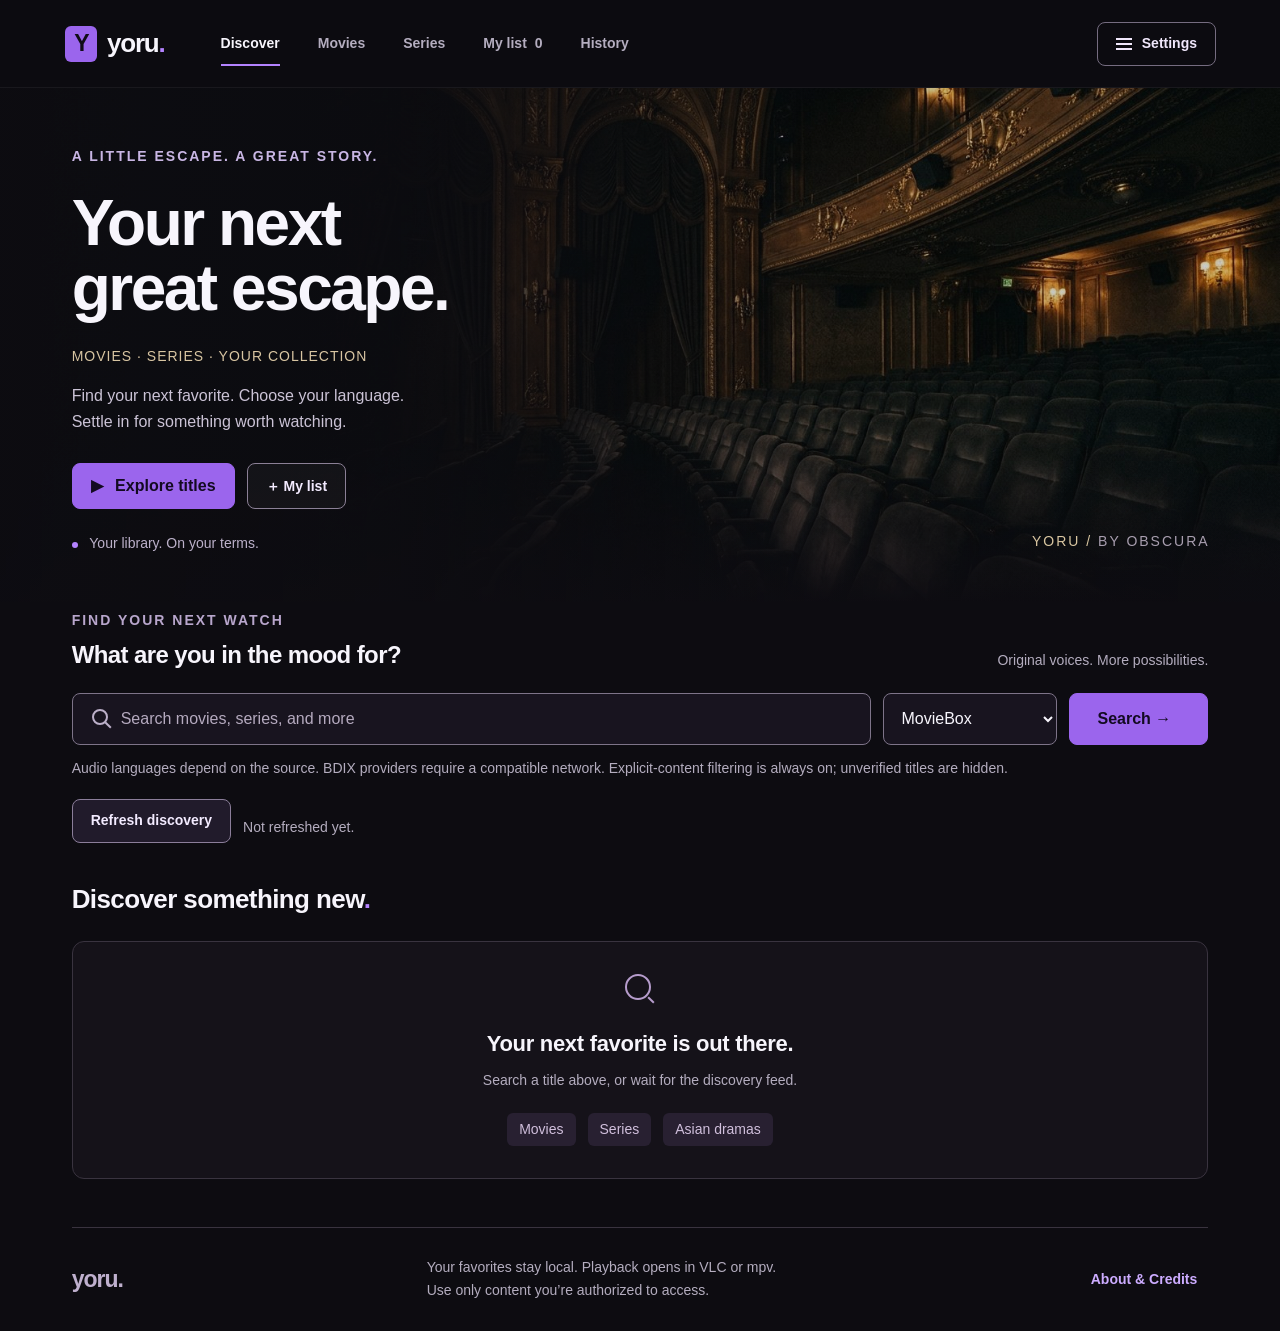
<file: desktop/web/index.html>
<!DOCTYPE html>

<html lang="en"><head><meta charset="utf-8"/><meta content="width=device-width,initial-scale=1" name="viewport"/>
<meta content="default-src 'none'; script-src 'self' 'unsafe-inline' 'unsafe-eval'; style-src 'self'; img-src 'self' https: data:; connect-src 'none'; base-uri 'none'; form-action 'none'" http-equiv="Content-Security-Policy"/>
<title>Yoru — by Obscura</title><link href="style.css" rel="stylesheet"/><script defer="" src="content-safety.js"></script><script defer="" src="app.js"></script><script defer="" src="history.js"></script></head>
<body>
<header class="topbar"><button aria-label="Yoru home" class="brand" id="brand-home"><span class="brand-mark">Y</span><span>yoru<span class="brand-dot">.</span></span></button><nav aria-label="Main navigation"><button aria-current="page" class="nav active" id="nav-search">Discover</button><button class="nav" id="nav-movies">Movies</button><button class="nav" id="nav-series">Series</button><button class="nav" id="nav-favorites">My list <span class="count" id="favorite-count">0</span></button><button class="nav" id="nav-history">History</button></nav><button class="settings-button" id="settings-button"><span aria-hidden="true" class="settings-icon"></span> Settings</button></header>
<main>
<section aria-labelledby="page-title" class="hero" id="hero"><div aria-hidden="true" class="hero-art" id="hero-art"></div><div class="hero-shade"></div><div class="hero-content"><div class="eyebrow" id="hero-eyebrow">A LITTLE ESCAPE. A GREAT STORY.</div><h1 id="page-title">Your next<br/>great escape.</h1><p class="hero-meta" id="hero-meta">MOVIES · SERIES · YOUR COLLECTION</p><p class="lede" id="page-subtitle">Find your next favorite. Choose your language.<br/>Settle in for something worth watching.</p><div class="hero-actions"><button class="primary" id="hero-play"><span aria-hidden="true">▶</span> Explore titles</button><button class="secondary" id="hero-list">＋ My list</button></div><div class="hero-footnote"><span class="status-dot"></span> Your library. On your terms.</div></div><div aria-hidden="true" class="hero-index">YORU / <span>BY OBSCURA</span></div></section>
<div class="content">
<section aria-label="Continue watching" hidden="" id="continue-section"><div class="section-heading"><div><div class="eyebrow">RIGHT WHERE YOU LEFT OFF</div><h2>Continue watching<span class="section-dot">.</span></h2></div><button class="text-button" id="view-history">View history →</button></div><p class="hint history-note">Resume a saved title, episode, and audio edition. Streaming links are refreshed when you open it.</p><div class="poster-row" id="continue-strip"></div></section>
<section aria-label="Search catalog" id="search-section"><div class="search-heading"><div><div class="eyebrow">FIND YOUR NEXT WATCH</div><h2>What are you in the mood for?</h2></div><span class="quiet-note">Original voices. More possibilities.</span></div><form id="search-form"><label class="sr-only" for="query">Movie or series title</label><div class="search-field"><span aria-hidden="true" class="search-icon"></span><input autocomplete="off" id="query" maxlength="200" placeholder="Search movies, series, and more" required="" type="search"/></div><label class="sr-only" for="provider">Provider</label><select id="provider"><option value="moviebox">MovieBox</option><option value="fourkhdhub">4KHDHub</option><option value="dramachi">Dramachi</option><option value="bdix_circleftp">CircleFTP (BDIX)</option><option value="bdix_dhakaflix">DhakaFlix (BDIX)</option></select><button class="primary" id="search-button" type="submit">Search <span aria-hidden="true">→</span></button></form><p class="hint">Audio languages depend on the source. BDIX providers require a compatible network. Explicit-content filtering is always on; unverified titles are hidden.</p></section>
<div aria-live="polite" class="status" hidden="" id="status" role="status"></div>
<section aria-label="Saved titles" hidden="" id="saved-section"><div class="section-heading"><h2>My list<span class="section-dot">.</span></h2><button class="text-button" id="view-list">View all →</button></div><div class="poster-row" id="saved-strip"></div></section>
<div class="feed-refresh" id="feed-refresh"><button class="secondary" id="refresh-home">Refresh discovery</button><span class="hint" id="home-checked" role="status">Not refreshed yet.</span></div><section aria-label="Catalog"><div class="section-heading"><h2 id="results-title">Discover something new<span class="section-dot">.</span></h2><span class="muted" id="results-count"></span></div><div class="results" id="results"></div><div hidden="" id="home-rows"></div><div class="empty" id="empty-state"><div aria-hidden="true" class="empty-mark"><span class="search-icon"></span></div><h3>Your next favorite is out there.</h3><p>Search a title above, or wait for the discovery feed.</p><div class="empty-tags"><span>Movies</span><span>Series</span><span>Asian dramas</span></div></div><div class="pagination" hidden="" id="pagination"><button class="secondary" id="previous">← Previous</button><span id="page-number">Page 1</span><button class="secondary" id="next">Next →</button></div></section>
<footer><span class="footer-brand">yoru.</span><p>Your favorites stay local. Playback opens in VLC or mpv.<br/>Use only content you’re authorized to access.</p><button class="text-button" id="credits-footer">About &amp; Credits</button></footer>
</div></main>
<dialog aria-labelledby="detail-title" id="details-dialog"><div class="dialog-top"><span class="eyebrow">THE NEXT WATCH</span><button aria-label="Close details" class="icon-button" id="close-details">×</button></div><div class="loading" id="detail-loading">Loading title details…</div><div hidden="" id="detail-body"><div class="detail-overview"><div class="detail-heading"><div id="detail-poster"></div><div><div class="eyebrow" id="detail-type"></div><h2 id="detail-title"></h2><p class="muted" id="detail-meta"></p><button class="secondary" id="favorite-button">Save to my list</button></div></div><p class="description" id="detail-description"></p></div><div class="detail-controls">
<div class="audio-panel"><label for="audio-language">Audio language</label><select id="audio-language"><option value="">Original / default</option></select><p class="hint" id="audio-help">Checking provider-reported languages…</p></div>
<div class="controls" hidden="" id="episode-controls"><label>Season<select id="season"></select></label><label>Episode<select id="episode"></select></label></div><div class="stream-heading"><h3>Quality &amp; release</h3><button class="text-button" id="reload-streams">Refresh</button></div><div class="muted" id="streams-status" role="status"></div><label class="sr-only" for="release">Stream quality and release</label><select class="wide" disabled="" id="release"><option>No streams loaded</option></select><div class="controls playback-controls"><label>Player<select id="detail-player"></select></label><label>Subtitles<select id="subtitle"><option value="">None</option></select></label></div><div class="status" hidden="" id="play-status" role="status"></div><div class="resume-panel" hidden="" id="resume-panel"><div><strong id="resume-label"></strong><p class="hint" id="resume-help">Position is saved about every 3 seconds while the player reports it.</p></div><button class="secondary" id="start-over">Start over</button></div><button class="primary play" disabled="" id="play">▶ Open in player</button><p class="hint">Video opens in your installed player. Embedded tracks can also be changed in its Audio menu.</p></div></div></dialog>
<dialog aria-labelledby="settings-title" id="settings-dialog"><div class="dialog-top"><span class="eyebrow">MAKE IT YOURS</span><button aria-label="Close settings" class="icon-button" id="close-settings">×</button></div><h2 id="settings-title">Settings<span class="section-dot">.</span></h2><p class="description">Your player. Your language. Your movie night.</p><label class="settings-label">Preferred player<select class="wide" id="preferred-player"></select></label><p class="hint" id="player-help"></p><button class="secondary" id="detect-players">Detect players again</button><div class="controls settings-controls"><label>Preferred audio<select id="preferred-audio"><option value="">Original / default</option><option value="hin">Hindi</option><option value="eng">English</option><option value="tam">Tamil</option><option value="tel">Telugu</option><option value="ben">Bengali</option><option value="mal">Malayalam</option><option value="kan">Kannada</option><option value="mar">Marathi</option><option value="pan">Punjabi</option><option value="urd">Urdu</option></select></label><label>Preferred quality<select id="preferred-quality"><option value="auto">Auto</option><option value="2160">4K / 2160p</option><option value="1080">1080p</option><option value="720">720p</option><option value="480">480p</option></select></label></div><label class="cam-preference"><input id="hide-cam" type="checkbox"/> Hide releases labeled CAM</label><p class="hint">Only releases explicitly labeled CAM in provider information are hidden; other recordings may still be camera recordings.</p><p class="hint">Preferences apply when offered by the provider. They do not add unavailable audio tracks or resolutions.</p><div class="status" hidden="" id="settings-status" role="status"></div><button class="primary wide" id="save-settings">Save preferences</button><hr/><button class="secondary wide" id="settings-credits">About Yoru &amp; Credits</button><button class="secondary wide" id="settings-history">Open watch history</button><p class="hint">Favorites and preferences are saved locally. Watch history is saved locally for VLC and mpv launches from this app. Downloads, Live TV, and addon setup are not included.</p><section aria-label="Explicit-content filter" class="content-filter-notice"><h3>Explicit-content filter · Always on</h3><p class="hint">Known explicit and harem-tagged anime and adult-content labels are blocked using an offline title index and provider details. Sword Art Online is an exception to the harem rule; explicit checks still apply. Unverified search/discovery titles stay hidden. Filtering may reduce results or take longer. Mislabeled content and unknown titles can still escape detection.</p></section></dialog>
<dialog aria-labelledby="history-title" id="history-dialog"><div class="dialog-top"><span class="eyebrow">YOUR WATCH HISTORY</span><button aria-label="Close history" class="icon-button" id="close-history">×</button></div><div class="section-heading history-title-row"><div><h2 id="history-title">Pick up the story<span class="section-dot">.</span></h2><p class="hint">Local to this computer. Removing history never deletes media or favorites.</p></div><button class="secondary" id="clear-history">Clear history</button></div><div class="status" hidden="" id="history-status" role="status"></div><div class="results" id="history-grid"></div><div class="empty" id="history-empty"><h3>A fresh start.</h3><p>Watch a title in VLC or mpv through Yoru. Your saved positions will appear here.</p></div></dialog>
<dialog aria-labelledby="credits-title" id="credits-dialog"><div class="dialog-top"><span class="eyebrow">THE PEOPLE &amp; TECHNOLOGY BEHIND YORU</span><button aria-label="Close credits" class="icon-button" id="close-credits">×</button></div><div class="creator-credit"><span aria-hidden="true" class="brand-mark">Y</span><div><h2 id="credits-title">Yoru<span class="section-dot">.</span></h2><p>Created by <strong>Obscura</strong>.</p><p class="hint">A personal cinema, built around your next great story.</p></div></div><section class="credit-section"><h3>Streaming providers &amp; servers</h3><p class="hint">Yoru connects to these independent third-party providers. Sources, links, and availability are supplied by them.</p><ul class="credit-grid"><li><strong>MovieBox</strong><span>Discovery, titles, streams &amp; subtitles</span></li><li><strong>4KHDHub</strong><span>Catalog &amp; release links</span></li><li><strong>Dramachi</strong><span>Catalog, episodes &amp; streams</span></li><li><strong>CircleFTP</strong><span>BDIX provider · compatible network required</span></li><li><strong>DhakaFlix</strong><span>BDIX provider · compatible network required</span></li></ul><p class="hint">Mirror/CDN hosts vary by release. The 4KHDHub resolver includes HubCloud and Pixeldrain support. Where available, the resolved streaming host is identified after launching playback; no single server is implied for all movies.</p></section><section class="credit-section"><h3>Open-source foundation</h3><p class="hint"><strong>MovieBox TUI</strong> — original terminal application and shared Rust provider engine, by the upstream MovieBox TUI contributors (mesamirh/MovieBox-Tui). Yoru's desktop app builds on that work. Original MIT / Apache-2.0 notices are retained.</p><ul class="credit-grid"><li><strong>VLC · VideoLAN</strong><span>Optional external media player</span></li><li><strong>mpv contributors</strong><span>Supported external media player</span></li><li><strong>pywebview</strong><span>Desktop interface runtime</span></li><li><strong>Microsoft WebView2</strong><span>Windows web rendering runtime</span></li><li><strong>Rust &amp; Python communities</strong><span>Application technologies and dependencies</span></li><li><strong>PyInstaller · NSIS</strong><span>Executable packaging &amp; installer tools</span></li></ul></section><section class="credit-section"><h3>Content &amp; independence</h3><p class="hint">Film and series creators, studios, distributors, and other rights holders retain their respective rights. Obscura and Yoru do not claim ownership of third-party movies, artwork, providers, or players. These credits do not imply affiliation or endorsement. Only access content you are authorized to watch.</p><p class="hint">Full license notices are included with the application files.</p></section><section class="credit-section"><h3>Offline content-filter data</h3><p class="hint">Derived from manami-project / anime-offline-database. The title-index database is ODbL-1.0 + DbCL-1.0; full licenses, attribution, and the complete derived index are included with the app and source update. No runtime lookup sends your searches to the dataset project.</p></section></dialog>
</body></html>
</file>
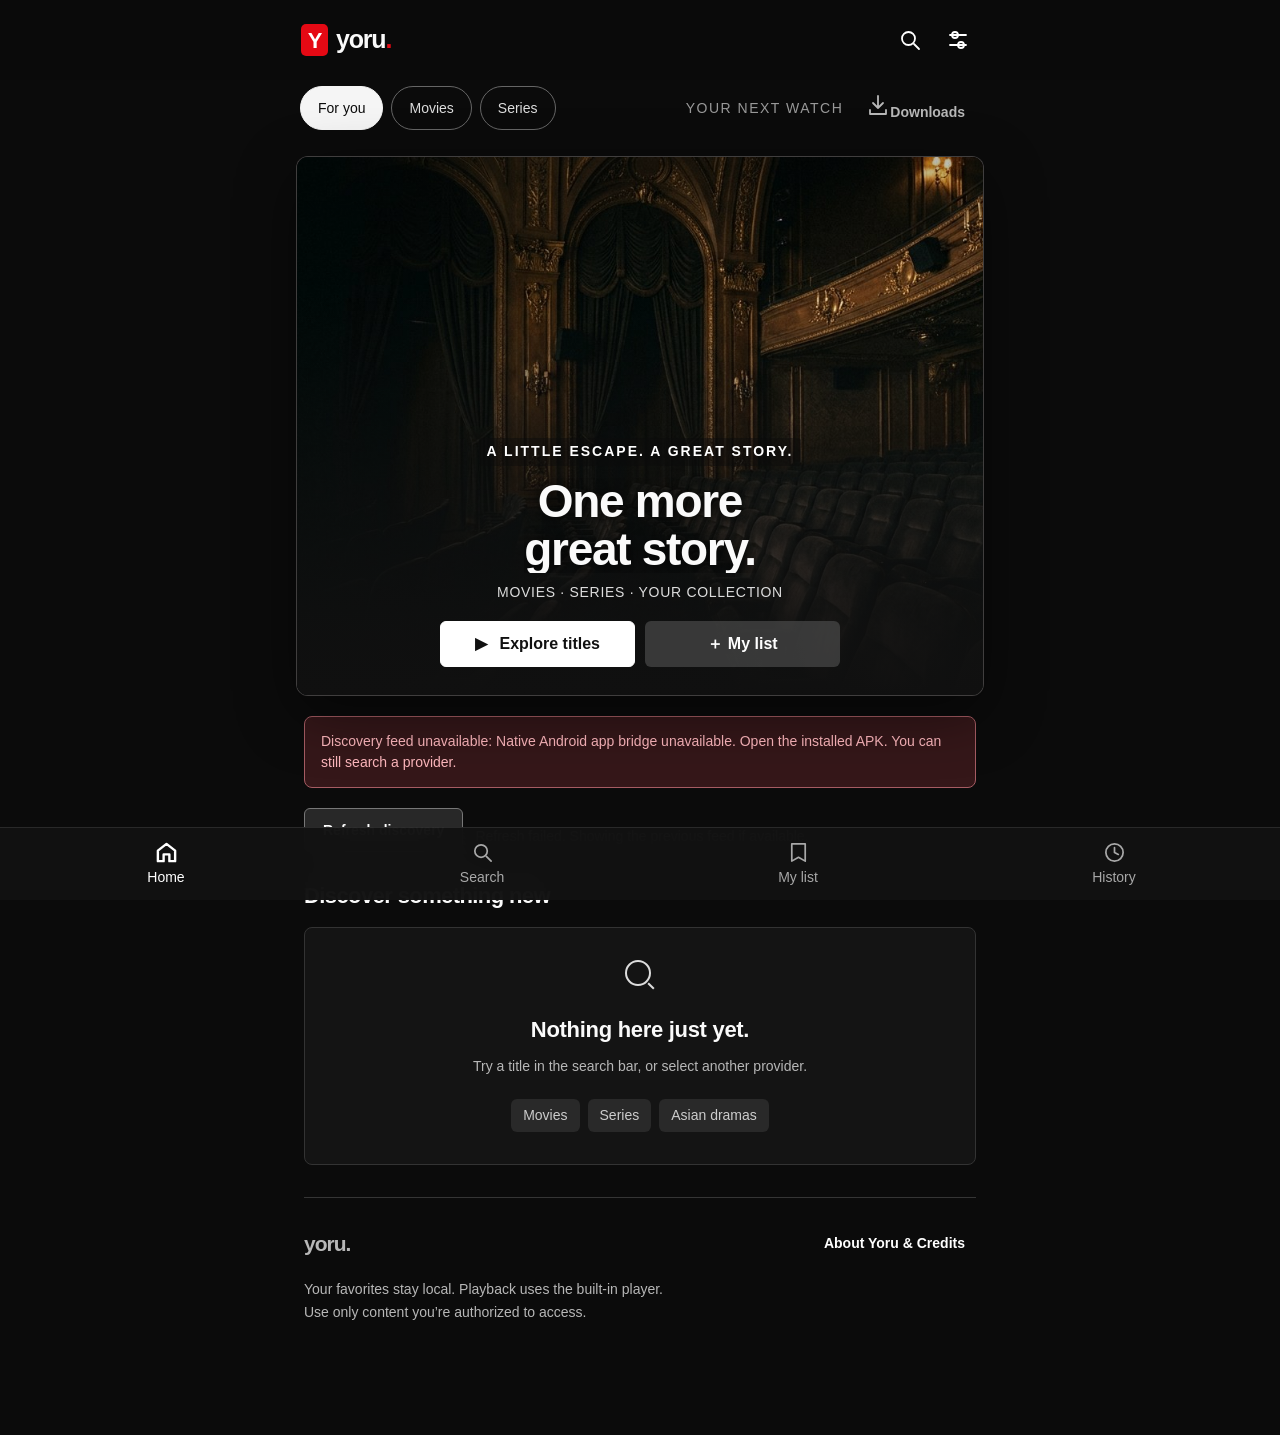
<file: android-mobile/app/src/main/assets/index.html>
<!DOCTYPE html>

<html lang="en"><head><meta charset="utf-8"/><meta content="width=device-width, initial-scale=1, viewport-fit=cover" name="viewport"/>
<meta content="default-src 'none'; script-src 'self' 'unsafe-inline' 'unsafe-eval'; style-src 'self'; img-src 'self' https: data:; connect-src 'none'; base-uri 'none'; form-action 'none'" http-equiv="Content-Security-Policy"/>
<title>Yoru — by Obscura</title><link href="style.css" rel="stylesheet"/><script defer="" src="tv-bridge.js"></script><script defer="" src="content-safety.js"></script><script defer="" src="app.js"></script><script defer="" src="mobile.js"></script><link href="mobile.css" rel="stylesheet"/><script defer="" src="history.js"></script><link href="yoru.css" rel="stylesheet"/><link href="downloads.css" rel="stylesheet"/><script defer="" src="downloads.js"></script></head>
<body>
<header class="topbar"><button aria-label="Yoru home" class="brand" id="brand-home"><span class="brand-mark">Y</span><span>yoru<span class="brand-dot">.</span></span></button><div class="header-actions"><button aria-label="Search titles" class="icon-button" id="header-search"><svg aria-hidden="true" viewbox="0 0 24 24"><circle cx="10.5" cy="10.5" r="6.5"></circle><path d="m16 16 5 5"></path></svg></button><button aria-label="Settings" class="icon-button" id="settings-button"><svg aria-hidden="true" viewbox="0 0 24 24"><path d="M4 7h16M4 17h16"></path><circle cx="9" cy="7" r="3"></circle><circle cx="15" cy="17" r="3"></circle></svg></button></div></header>
<nav aria-label="Browse categories" class="category-nav"><button aria-pressed="true" class="chip active" id="all-category">For you</button><button class="chip" id="nav-movies">Movies</button><button class="chip" id="nav-series">Series</button><span class="category-note">YOUR NEXT WATCH</span><button class="nav" id="nav-downloads" aria-label="Downloads"><svg aria-hidden="true" viewBox="0 0 24 24"><path d="M12 3v12m-5-5 5 5 5-5M4 17v4h16v-4"/></svg><span>Downloads</span></button></nav>
<nav aria-label="Main navigation" class="bottom-nav"><button aria-current="page" class="nav active" id="nav-search"><svg aria-hidden="true" viewbox="0 0 24 24"><path d="m3 10 9-7 9 7v11h-6v-7H9v7H3z"></path></svg><span>Home</span></button><button class="nav" id="mobile-search"><svg aria-hidden="true" viewbox="0 0 24 24"><circle cx="10.5" cy="10.5" r="6.5"></circle><path d="m16 16 5 5"></path></svg><span>Search</span></button><button class="nav" id="nav-favorites"><svg aria-hidden="true" viewbox="0 0 24 24"><path d="M5 3h14v18l-7-4-7 4z"></path></svg><span>My list <span class="count" id="favorite-count">0</span></span></button><button aria-label="Watch history" class="nav" id="nav-history"><svg aria-hidden="true" viewbox="0 0 24 24"><circle cx="12" cy="12" r="9"></circle><path d="M12 7v5l4 2"></path></svg><span>History</span></button></nav>
<main>
<section aria-labelledby="page-title" class="hero" id="hero"><div aria-hidden="true" class="hero-art" id="hero-art"></div><div class="hero-shade"></div><div class="hero-content"><div class="eyebrow" id="hero-eyebrow">A LITTLE ESCAPE. A GREAT STORY.</div><h1 id="page-title">One more<br/>great story.</h1><p class="hero-meta" id="hero-meta">MOVIES · SERIES · YOUR COLLECTION</p><p class="lede" id="page-subtitle">Find your next favorite. Choose your language.<br/>Settle in for something worth watching.</p><div class="hero-actions"><button class="primary" id="hero-play"><span aria-hidden="true">▶</span> Explore titles</button><button class="secondary" id="hero-list">＋ My list</button></div><div class="hero-footnote"><span class="status-dot"></span> Your library. On your terms.</div></div><div aria-hidden="true" class="hero-index">YORU / BY OBSCURA</div></section>
<div class="content"><div class="route-title" hidden="" id="route-title"><div class="eyebrow">MADE FOR YOUR MOVIE NIGHT</div><h1 id="route-heading">Search</h1><p id="route-caption">Find a story worth staying in for.</p></div>
<section aria-label="Continue watching" hidden="" id="continue-section"><div class="section-heading"><div><div class="eyebrow">RIGHT WHERE YOU LEFT OFF</div><h2>Continue watching<span class="section-dot">.</span></h2></div><button class="text-button" id="view-history">History →</button></div><p class="hint history-note">Resume a saved title, episode, and audio edition. Streaming links are refreshed when you open it.</p><div class="poster-row" id="continue-strip"></div></section><section aria-label="Search catalog" id="search-section"><div class="search-heading"><div><div class="eyebrow">FIND YOUR NEXT WATCH</div><h2>What are you in the mood for?</h2></div><span class="quiet-note">Original voices. More possibilities.</span></div><form id="search-form"><label class="sr-only" for="query">Movie or series title</label><div class="search-field"><span aria-hidden="true" class="search-icon"></span><input autocomplete="off" id="query" maxlength="200" placeholder="Search movies, series, and more" required="" type="search"/></div><label class="sr-only" for="provider">Provider</label><select id="provider"><option value="moviebox">MovieBox</option><option value="fourkhdhub">4KHDHub</option><option value="dramachi">Dramachi</option><option value="bdix_circleftp">CircleFTP (BDIX)</option><option value="bdix_dhakaflix">DhakaFlix (BDIX)</option></select><button class="primary" id="search-button" type="submit">Search <span aria-hidden="true">→</span></button></form><p class="hint">Audio languages depend on the source. BDIX providers require a compatible network. Explicit-content filtering is always on; unverified titles are hidden.</p></section>
<div aria-live="polite" class="status" hidden="" id="status" role="status"></div>
<section aria-label="Saved titles" hidden="" id="saved-section"><div class="section-heading"><h2>My list<span class="section-dot">.</span></h2><button class="text-button" id="view-list">View all →</button></div><div class="poster-row" id="saved-strip"></div></section>
<div class="feed-refresh" id="feed-refresh"><button class="secondary" id="refresh-home">Refresh discovery</button><span class="hint" id="home-checked" role="status">Not refreshed yet.</span></div><section aria-label="Catalog"><div class="section-heading" id="catalog-heading"><h2 id="results-title">Discover something new<span class="section-dot">.</span></h2><span class="muted" id="results-count"></span></div><div class="results" id="results"></div><div hidden="" id="home-rows"></div><div class="empty" id="empty-state"><div aria-hidden="true" class="empty-mark"><span class="search-icon"></span></div><h3>Your next favorite is out there.</h3><p>Search a title above, or wait for the discovery feed.</p><div class="empty-tags"><span>Movies</span><span>Series</span><span>Asian dramas</span></div></div><div class="pagination" hidden="" id="pagination"><button class="secondary" id="previous">← Previous</button><span id="page-number">Page 1</span><button class="secondary" id="next">Next →</button></div></section>
<footer><span class="footer-brand">yoru.</span><p>Your favorites stay local. Playback uses the built-in player.<br/>Use only content you’re authorized to access.</p><span class="version">MOBILE / PREVIEW</span><button class="text-button" id="credits-footer">About Yoru &amp; Credits</button></footer>
</div></main>
<dialog aria-labelledby="detail-title" id="details-dialog"><div class="dialog-top"><span class="eyebrow">THE NEXT WATCH</span><button aria-label="Close details" class="icon-button" id="close-details">×</button></div><div class="loading" id="detail-loading">Loading title details…</div><div hidden="" id="detail-body"><div class="detail-overview"><div class="detail-heading"><div id="detail-poster"></div><div><div class="eyebrow" id="detail-type"></div><h2 id="detail-title"></h2><p class="muted" id="detail-meta"></p><button class="secondary" id="favorite-button">Save to my list</button></div></div><p class="description" id="detail-description"></p></div><div class="detail-controls">
<div class="audio-panel"><label for="audio-language">Audio language</label><select id="audio-language"><option value="">Original / default</option></select><p class="hint" id="audio-help">Checking provider-reported languages…</p></div>
<div class="controls" hidden="" id="episode-controls"><label>Season<select id="season"></select></label><label>Episode<select id="episode"></select></label></div><div class="stream-heading"><h3>Quality &amp; release</h3><button class="text-button" id="reload-streams">Refresh</button></div><div class="muted" id="streams-status" role="status"></div><label class="sr-only" for="release">Stream quality and release</label><select class="wide" disabled="" id="release"><option>No streams loaded</option></select><div class="controls playback-controls"><label>Player<select id="detail-player"></select></label><label>Subtitles<select id="subtitle"><option value="">None</option></select></label></div><div class="status" hidden="" id="play-status" role="status"></div><div class="resume-panel" hidden="" id="resume-panel"><div><strong id="resume-label"></strong><p class="hint" id="resume-help">Position is saved about every 3 seconds while the player reports it.</p></div><button class="secondary" id="start-over">Start over</button></div><button class="primary play" disabled="" id="play">▶ Play now</button><button class="secondary" id="download-video" disabled>↓ Download selected release</button><p class="hint">Video plays in the built-in player. Open player Options for audio tracks, subtitles and control lock. Use Fit/Fill to change the picture size.</p></div></div></dialog>
<dialog aria-labelledby="settings-title" id="settings-dialog"><div class="dialog-top"><span class="eyebrow">MAKE IT YOURS</span><button aria-label="Close settings" class="icon-button" id="close-settings">×</button></div><h2 id="settings-title">Settings<span class="section-dot">.</span></h2><p class="description">Your language. Your quality. Your movie night.</p><label class="settings-label">Playback<select class="wide" id="preferred-player"></select></label><p class="hint" id="player-help"></p><button class="secondary" id="detect-players">Check player</button><div class="controls settings-controls"><label>Preferred audio<select id="preferred-audio"><option value="">Original / default</option><option value="hin">Hindi</option><option value="eng">English</option><option value="tam">Tamil</option><option value="tel">Telugu</option><option value="ben">Bengali</option><option value="mal">Malayalam</option><option value="kan">Kannada</option><option value="mar">Marathi</option><option value="pan">Punjabi</option><option value="urd">Urdu</option></select></label><label>Preferred quality<select id="preferred-quality"><option value="auto">Auto</option><option value="2160">4K / 2160p</option><option value="1080">1080p</option><option value="720">720p</option><option value="480">480p</option></select></label></div><label class="cam-preference"><input id="hide-cam" type="checkbox"/> Hide releases labeled CAM</label><p class="hint">Only releases explicitly labeled CAM in provider information are hidden; other recordings may still be camera recordings.</p><p class="hint">Preferences apply when offered by the provider. They do not add unavailable audio tracks or resolutions.</p><div class="status" hidden="" id="settings-status" role="status"></div><button class="primary wide" id="save-settings">Save preferences</button><hr/><p class="hint">History, favorites and preferences stay on this device. Downloads are saved privately on this device. Live TV and addon setup are not included.</p><div class="yoru-settings-links"><button class="secondary" id="settings-history">Watch history</button><button class="secondary" id="settings-credits">About Yoru &amp; Credits</button></div><section aria-label="Explicit-content filter" class="content-filter-notice"><h3>Explicit-content filter · Always on</h3><p class="hint">Known explicit and harem-tagged anime and adult-content labels are blocked using an offline title index and provider details. Sword Art Online is an exception to the harem rule; explicit checks still apply. Unverified search/discovery titles stay hidden. Filtering may reduce results or take longer. Mislabeled content and unknown titles can still escape detection.</p></section></dialog>
<dialog aria-labelledby="history-title" id="history-dialog"><div class="dialog-top"><span class="eyebrow">YOUR WATCH HISTORY</span><button aria-label="Close history" class="icon-button" id="close-history">×</button></div><div class="section-heading history-title-row"><div><h2 id="history-title">Pick up the story<span class="section-dot">.</span></h2><p class="hint">Local to this device. Removing history never deletes media or favorites.</p></div><button class="secondary" id="clear-history">Clear history</button></div><div class="status" hidden="" id="history-status" role="status"></div><div class="results" id="history-grid"></div><div class="empty" id="history-empty"><h3>A fresh start.</h3><p>Watch a title in VLC or mpv through Yoru. Your saved positions will appear here.</p></div></dialog><dialog aria-labelledby="credits-title" id="credits-dialog"><div class="dialog-top"><span class="eyebrow">THE PEOPLE &amp; TECHNOLOGY BEHIND YORU</span><button aria-label="Close credits" class="icon-button" id="close-credits">×</button></div><div class="creator-credit"><span aria-hidden="true" class="brand-mark">Y</span><div><h2 id="credits-title">Yoru<span class="section-dot">.</span></h2><p>Created by <strong>Obscura</strong>.</p><p class="hint">A personal cinema, built around your next great story.</p></div></div><section class="credit-section"><h3>Streaming providers &amp; servers</h3><p class="hint">Yoru connects to these independent third-party providers. Sources, links, and availability are supplied by them.</p><ul class="credit-grid"><li><strong>MovieBox</strong><span>Discovery, titles, streams &amp; subtitles</span></li><li><strong>4KHDHub</strong><span>Catalog &amp; release links</span></li><li><strong>Dramachi</strong><span>Catalog, episodes &amp; streams</span></li><li><strong>CircleFTP</strong><span>BDIX provider · compatible network required</span></li><li><strong>DhakaFlix</strong><span>BDIX provider · compatible network required</span></li></ul><p class="hint">Mirror/CDN hosts vary by release. The 4KHDHub resolver includes HubCloud and Pixeldrain support. Where available, the resolved streaming host is identified after launching playback; no single server is implied for all movies.</p></section><section class="credit-section"><h3>Open-source foundation</h3><p class="hint"><strong>MovieBox TUI</strong> — original terminal application and shared Rust provider engine, by the upstream MovieBox TUI contributors (mesamirh/MovieBox-Tui). Yoru's Android app builds on that work. Original MIT / Apache-2.0 notices are retained.</p><ul class="credit-grid"><li><strong>AndroidX Media3 / ExoPlayer</strong><span>Built-in playback, audio and subtitle controls · Apache-2.0</span></li><li><strong>Android System WebView</strong><span>On-device interface rendering</span></li><li><strong>AndroidX WebKit</strong><span>WebView integration · Apache-2.0</span></li><li><strong>Rust &amp; JNI contributors</strong><span>Shared provider engine and native Android bridge</span></li></ul></section><section class="credit-section"><h3>Content &amp; independence</h3><p class="hint">Film and series creators, studios, distributors, and other rights holders retain their respective rights. Obscura and Yoru do not claim ownership of third-party movies, artwork, providers, or players. These credits do not imply affiliation or endorsement. Only access content you are authorized to watch.</p><p class="hint">Full license notices are included with the application files.</p></section><section class="credit-section"><h3>Android player</h3><p>Built-in playback uses AndroidX Media3 / ExoPlayer and Android System WebView. No separate VLC or mpv app is required. Media3 and AndroidX WebKit are Apache-2.0 projects by their respective contributors.</p></section><section class="credit-section"><h3>Offline content-filter data</h3><p class="hint">Derived from manami-project / anime-offline-database. The title-index database is ODbL-1.0 + DbCL-1.0; full licenses, attribution, and the complete derived index are included with the app and source update. No runtime lookup sends your searches to the dataset project.</p></section></dialog><dialog id="downloads-dialog" aria-labelledby="downloads-title"><div class="dialog-top"><span class="eyebrow">TAKE THE STORY WITH YOU</span><button class="close" id="close-downloads" aria-label="Close downloads">×</button></div><h2 id="downloads-title">Your downloads.</h2><p class="download-intro">Saved on this device. Completed videos play without a connection. Downloads stay private to Yoru and are removed when the app is uninstalled.</p><div class="download-toolbar"><span id="downloads-storage">Checking storage…</span><button class="secondary" id="refresh-downloads">Refresh</button><button class="secondary" id="clear-downloads" disabled>Remove all</button></div><p id="downloads-status" role="status"></p><p id="downloads-empty">Nothing saved yet. Open a title, choose a release, then tap Download.</p><div id="downloads-grid"></div><p class="download-intro">Keep Yoru open while a download prepares. Android may pause background work; reopen the app and tap Resume. Live or protected streams are not supported. External subtitle files are not saved. A failed or expired link may need a fresh download from the title.</p></dialog></body></html>
</file>
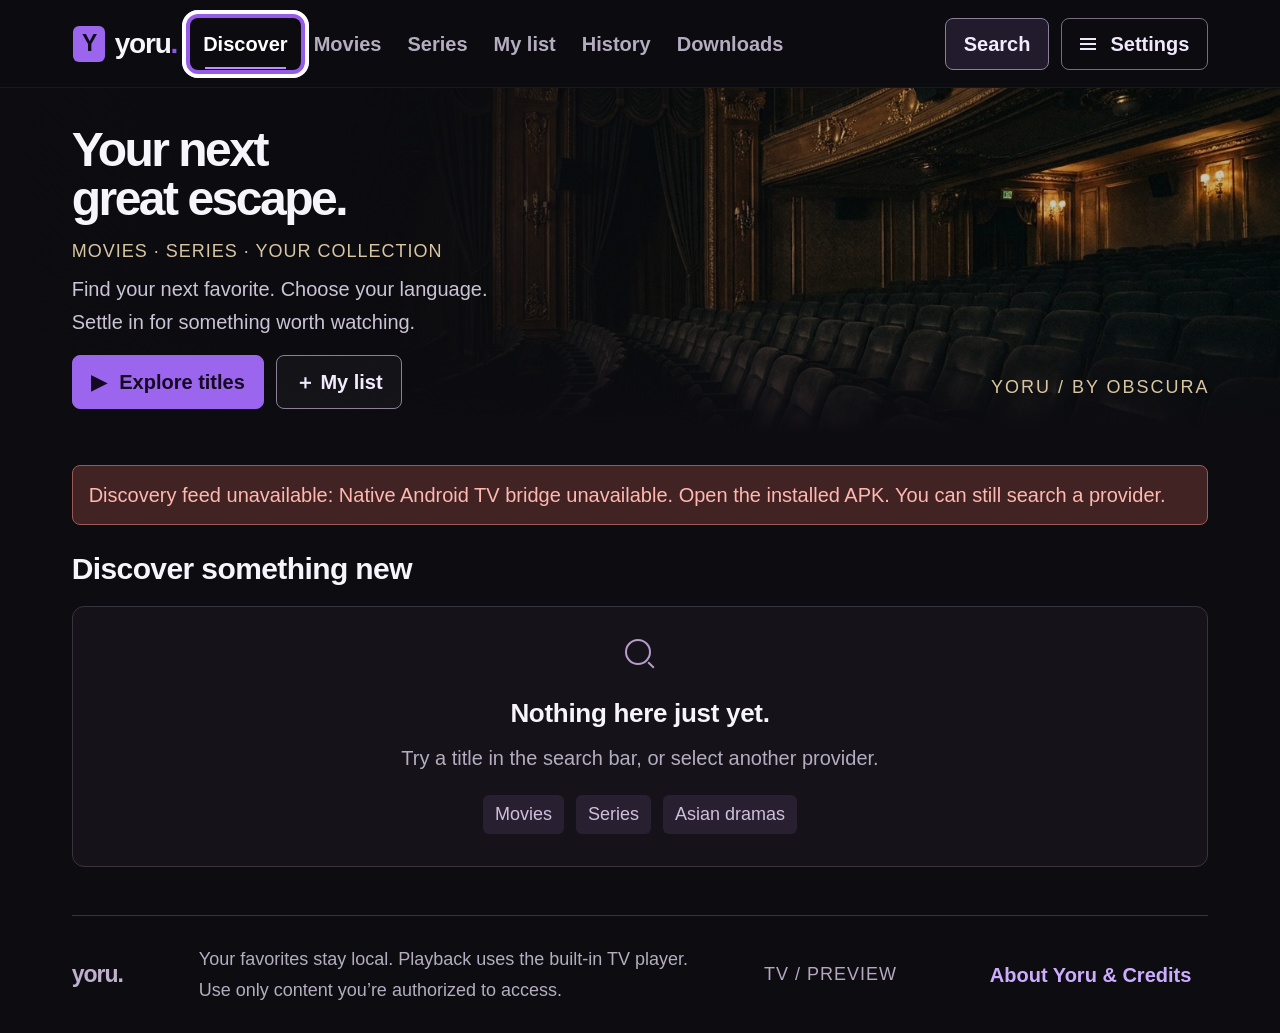
<file: android-tv/app/src/main/assets/index.html>
<!DOCTYPE html>

<html lang="en"><head><meta charset="utf-8"/><meta content="width=1280" name="viewport"/>
<meta content="default-src 'none'; script-src 'self' 'unsafe-inline' 'unsafe-eval'; style-src 'self'; img-src 'self' https: data:; connect-src 'none'; base-uri 'none'; form-action 'none'" http-equiv="Content-Security-Policy"/>
<title>Yoru TV — by Obscura</title><link href="style.css" rel="stylesheet"/><script defer="" src="tv-bridge.js"></script><script defer="" src="content-safety.js"></script><script defer="" src="app.js"></script><script defer="" src="tv-remote.js"></script><link href="tv.css" rel="stylesheet"/><script defer="" src="history.js"></script><link href="yoru.css" rel="stylesheet"/><link href="downloads.css" rel="stylesheet"/><script defer="" src="downloads.js"></script></head>
<body>
<header class="topbar"><button aria-label="Yoru home" class="brand" id="brand-home"><span class="brand-mark">Y</span><span>yoru<span class="brand-dot">.</span></span></button><nav aria-label="Main navigation"><button aria-current="page" class="nav active" id="nav-search">Discover</button><button class="nav" id="nav-movies">Movies</button><button class="nav" id="nav-series">Series</button><button class="nav" id="nav-favorites">My list <span class="count" id="favorite-count">0</span></button><button class="nav" id="nav-history">History</button><button class="nav" id="nav-downloads" aria-label="Downloads" title="Downloads">Downloads</button></nav><button class="secondary" id="tv-search">Search</button><button class="settings-button" id="settings-button"><span aria-hidden="true" class="settings-icon"></span> Settings</button></header>
<main>
<section aria-labelledby="page-title" class="hero" id="hero"><div aria-hidden="true" class="hero-art" id="hero-art"></div><div class="hero-shade"></div><div class="hero-content"><div class="eyebrow" id="hero-eyebrow">A LITTLE ESCAPE. A GREAT STORY.</div><h1 id="page-title">Your next<br/>great escape.</h1><p class="hero-meta" id="hero-meta">MOVIES · SERIES · YOUR COLLECTION</p><p class="lede" id="page-subtitle">Find your next favorite. Choose your language.<br/>Settle in for something worth watching.</p><div class="hero-actions"><button class="primary" id="hero-play"><span aria-hidden="true">▶</span> Explore titles</button><button class="secondary" id="hero-list">＋ My list</button></div><div class="hero-footnote"><span class="status-dot"></span> Your library. On your terms.</div></div><div aria-hidden="true" class="hero-index">YORU / BY OBSCURA</div></section>
<div class="content">
<section aria-label="Continue watching" hidden="" id="continue-section"><div class="section-heading"><div><div class="eyebrow">RIGHT WHERE YOU LEFT OFF</div><h2>Continue watching<span class="section-dot">.</span></h2></div><button class="text-button" id="view-history">View history →</button></div><p class="hint history-note">Resume a saved title, episode, and audio edition. Streaming links are refreshed when you open it.</p><div class="poster-row" id="continue-strip"></div></section><section aria-label="Search catalog" id="search-section"><div class="search-heading"><div><div class="eyebrow">FIND YOUR NEXT WATCH</div><h2>What are you in the mood for?</h2></div><span class="quiet-note">Original voices. More possibilities.</span></div><form id="search-form"><label class="sr-only" for="query">Movie or series title</label><div class="search-field"><span aria-hidden="true" class="search-icon"></span><input autocomplete="off" id="query" maxlength="200" placeholder="Search movies, series, and more" required="" type="search"/></div><label class="sr-only" for="provider">Provider</label><select id="provider"><option value="moviebox">MovieBox</option><option value="fourkhdhub">4KHDHub</option><option value="dramachi">Dramachi</option><option value="bdix_circleftp">CircleFTP (BDIX)</option><option value="bdix_dhakaflix">DhakaFlix (BDIX)</option></select><button class="primary" id="search-button" type="submit">Search <span aria-hidden="true">→</span></button></form><p class="hint">Audio languages depend on the source. BDIX providers require a compatible network. Explicit-content filtering is always on; unverified titles are hidden.</p></section>
<div aria-live="polite" class="status" hidden="" id="status" role="status"></div>
<section aria-label="Saved titles" hidden="" id="saved-section"><div class="section-heading"><h2>My list<span class="section-dot">.</span></h2><button class="text-button" id="view-list">View all →</button></div><div class="poster-row" id="saved-strip"></div></section>
<section aria-label="Catalog"><div class="section-heading" id="catalog-heading"><h2 id="results-title">Discover something new<span class="section-dot">.</span></h2><span class="muted" id="results-count"></span></div><div class="results" id="results"></div><div hidden="" id="home-rows"></div><div class="empty" id="empty-state"><div aria-hidden="true" class="empty-mark"><span class="search-icon"></span></div><h3>Your next favorite is out there.</h3><p>Search a title above, or wait for the discovery feed.</p><div class="empty-tags"><span>Movies</span><span>Series</span><span>Asian dramas</span></div></div><div class="pagination" hidden="" id="pagination"><button class="secondary" id="previous">← Previous</button><span id="page-number">Page 1</span><button class="secondary" id="next">Next →</button></div></section>
<footer><span class="footer-brand">yoru.</span><p>Your favorites stay local. Playback uses the built-in TV player.<br/>Use only content you’re authorized to access.</p><span class="version">TV / PREVIEW</span><button class="text-button" id="credits-footer">About Yoru &amp; Credits</button></footer>
</div></main>
<dialog aria-labelledby="detail-title" id="details-dialog"><div class="dialog-top"><span class="eyebrow">THE NEXT WATCH</span><button aria-label="Close details" class="icon-button" id="close-details">×</button></div><div class="loading" id="detail-loading">Loading title details…</div><div hidden="" id="detail-body"><div class="detail-overview"><div class="detail-heading"><div id="detail-poster"></div><div><div class="eyebrow" id="detail-type"></div><h2 id="detail-title"></h2><p class="muted" id="detail-meta"></p><button class="secondary" id="favorite-button">Save to my list</button></div></div><p class="description" id="detail-description"></p></div><div class="detail-controls">
<div class="audio-panel"><label for="audio-language">Audio language</label><select id="audio-language"><option value="">Original / default</option></select><p class="hint" id="audio-help">Checking provider-reported languages…</p></div>
<div class="controls" hidden="" id="episode-controls"><label>Season<select id="season"></select></label><label>Episode<select id="episode"></select></label></div><div class="stream-heading"><h3>Quality &amp; release</h3><button class="text-button" id="reload-streams">Refresh</button></div><div class="muted" id="streams-status" role="status"></div><label class="sr-only" for="release">Stream quality and release</label><select class="wide" disabled="" id="release"><option>No streams loaded</option></select><div class="controls playback-controls"><label>Player<select id="detail-player"></select></label><label>Subtitles<select id="subtitle"><option value="">None</option></select></label></div><div class="status" hidden="" id="play-status" role="status"></div><div class="resume-panel" hidden="" id="resume-panel"><div><strong id="resume-label"></strong><p class="hint" id="resume-help">Position is saved about every 3 seconds while the player reports it.</p></div><button class="secondary" id="start-over">Start over</button></div><button class="primary play" disabled="" id="play">▶ Play on TV</button><button class="secondary" id="download-video" disabled>↓ Download selected release</button><p class="hint">Video plays on your TV. Open player Options for audio tracks, subtitles and control lock. Use Fit/Fill to change the picture size.</p></div></div></dialog>
<dialog aria-labelledby="settings-title" id="settings-dialog"><div class="dialog-top"><span class="eyebrow">MAKE IT YOURS</span><button aria-label="Close settings" class="icon-button" id="close-settings">×</button></div><h2 id="settings-title">Settings<span class="section-dot">.</span></h2><p class="description">Your language. Your quality. Your movie night.</p><label class="settings-label">TV player<select class="wide" id="preferred-player"></select></label><p class="hint" id="player-help"></p><button class="secondary" id="detect-players">Check player</button><div class="controls settings-controls"><label>Preferred audio<select id="preferred-audio"><option value="">Original / default</option><option value="hin">Hindi</option><option value="eng">English</option><option value="tam">Tamil</option><option value="tel">Telugu</option><option value="ben">Bengali</option><option value="mal">Malayalam</option><option value="kan">Kannada</option><option value="mar">Marathi</option><option value="pan">Punjabi</option><option value="urd">Urdu</option></select></label><label>Preferred quality<select id="preferred-quality"><option value="auto">Auto</option><option value="2160">4K / 2160p</option><option value="1080">1080p</option><option value="720">720p</option><option value="480">480p</option></select></label></div><p class="hint">Preferences apply when offered by the provider. They do not add unavailable audio tracks or resolutions.</p><div class="status" hidden="" id="settings-status" role="status"></div><button class="primary wide" id="save-settings">Save preferences</button><hr/><p class="hint">History, favorites and preferences stay on this device. Downloads are saved privately on this device. Live TV and addon setup are not included.</p><div class="yoru-settings-links"><button class="secondary" id="settings-history">Watch history</button><button class="secondary" id="settings-credits">About Yoru &amp; Credits</button></div><section aria-label="Explicit-content filter" class="content-filter-notice"><h3>Explicit-content filter · Always on</h3><p class="hint" tabindex="0">Known explicit and harem-tagged anime and adult-content labels are blocked using an offline title index and provider details. Sword Art Online is an exception to the harem rule; explicit checks still apply. Unverified search/discovery titles stay hidden. Filtering may reduce results or take longer. Mislabeled content and unknown titles can still escape detection.</p></section></dialog>
<dialog aria-labelledby="history-title" id="history-dialog"><div class="dialog-top"><span class="eyebrow">YOUR WATCH HISTORY</span><button aria-label="Close history" class="icon-button" id="close-history">×</button></div><div class="section-heading history-title-row"><div><h2 id="history-title">Pick up the story<span class="section-dot">.</span></h2><p class="hint">Local to this device. Removing history never deletes media or favorites.</p></div><button class="secondary" id="clear-history">Clear history</button></div><div class="status" hidden="" id="history-status" role="status"></div><div class="results" id="history-grid"></div><div class="empty" id="history-empty"><h3>A fresh start.</h3><p>Watch a title in VLC or mpv through Yoru. Your saved positions will appear here.</p></div></dialog><dialog aria-labelledby="credits-title" id="credits-dialog"><div class="dialog-top"><span class="eyebrow">THE PEOPLE &amp; TECHNOLOGY BEHIND YORU</span><button aria-label="Close credits" class="icon-button" id="close-credits">×</button></div><div class="creator-credit"><span aria-hidden="true" class="brand-mark">Y</span><div><h2 id="credits-title">Yoru<span class="section-dot">.</span></h2><p>Created by <strong>Obscura</strong>.</p><p class="hint">A personal cinema, built around your next great story.</p></div></div><section class="credit-section"><h3>Streaming providers &amp; servers</h3><p class="hint" tabindex="0">Yoru connects to these independent third-party providers. Sources, links, and availability are supplied by them.</p><ul class="credit-grid"><li tabindex="0"><strong>MovieBox</strong><span>Discovery, titles, streams &amp; subtitles</span></li><li tabindex="0"><strong>4KHDHub</strong><span>Catalog &amp; release links</span></li><li tabindex="0"><strong>Dramachi</strong><span>Catalog, episodes &amp; streams</span></li><li tabindex="0"><strong>CircleFTP</strong><span>BDIX provider · compatible network required</span></li><li tabindex="0"><strong>DhakaFlix</strong><span>BDIX provider · compatible network required</span></li></ul><p class="hint" tabindex="0">Mirror/CDN hosts vary by release. The 4KHDHub resolver includes HubCloud and Pixeldrain support. Where available, the resolved streaming host is identified after launching playback; no single server is implied for all movies.</p></section><section class="credit-section"><h3>Open-source foundation</h3><p class="hint" tabindex="0"><strong>MovieBox TUI</strong> — original terminal application and shared Rust provider engine, by the upstream MovieBox TUI contributors (mesamirh/MovieBox-Tui). Yoru's Android app builds on that work. Original MIT / Apache-2.0 notices are retained.</p><ul class="credit-grid"><li tabindex="0"><strong>AndroidX Media3 / ExoPlayer</strong><span>Built-in playback, audio and subtitle controls · Apache-2.0</span></li><li tabindex="0"><strong>Android System WebView</strong><span>On-device interface rendering</span></li><li tabindex="0"><strong>AndroidX WebKit</strong><span>WebView integration · Apache-2.0</span></li><li tabindex="0"><strong>Rust &amp; JNI contributors</strong><span>Shared provider engine and native Android bridge</span></li></ul></section><section class="credit-section"><h3>Content &amp; independence</h3><p class="hint" tabindex="0">Film and series creators, studios, distributors, and other rights holders retain their respective rights. Obscura and Yoru do not claim ownership of third-party movies, artwork, providers, or players. These credits do not imply affiliation or endorsement. Only access content you are authorized to watch.</p><p class="hint" tabindex="0">Full license notices are included with the application files.</p></section><section class="credit-section"><h3>Android player</h3><p tabindex="0">Built-in playback uses AndroidX Media3 / ExoPlayer and Android System WebView. No separate VLC or mpv app is required. Media3 and AndroidX WebKit are Apache-2.0 projects by their respective contributors.</p></section><section class="credit-section"><h3>Offline content-filter data</h3><p class="hint" tabindex="0">Derived from manami-project / anime-offline-database. The title-index database is ODbL-1.0 + DbCL-1.0; full licenses, attribution, and the complete derived index are included with the app and source update. No runtime lookup sends your searches to the dataset project.</p></section></dialog><dialog id="downloads-dialog" aria-labelledby="downloads-title"><div class="dialog-top"><span class="eyebrow">TAKE THE STORY WITH YOU</span><button class="close" id="close-downloads" aria-label="Close downloads">×</button></div><h2 id="downloads-title">Your downloads.</h2><p class="download-intro">Saved on this device. Completed videos play without a connection. Downloads stay private to Yoru and are removed when the app is uninstalled.</p><div class="download-toolbar"><span id="downloads-storage">Checking storage…</span><button class="secondary" id="refresh-downloads">Refresh</button><button class="secondary" id="clear-downloads" disabled>Remove all</button></div><p id="downloads-status" role="status"></p><p id="downloads-empty">Nothing saved yet. Open a title, choose a release, then tap Download.</p><div id="downloads-grid"></div><p class="download-intro">Keep Yoru open while a download prepares. Android may pause background work; reopen the app and tap Resume. Live or protected streams are not supported. External subtitle files are not saved. A failed or expired link may need a fresh download from the title.</p></dialog></body></html>
</file>
<file: desktop/web/style.css>
:root{color-scheme:dark;--bg:#0d0c11;--surface:#18161e;--raised:#24212d;--text:#f7f5fc;--muted:#b4adbf;--line:#39333f;--control-line:#89818f;--accent:#9153ee;--accent-hover:#a76bf6;--link:#ccacff;--error:#ffb8b0;--error-bg:#412323;--focus:#d4b8ff}*{box-sizing:border-box}html{scroll-padding-top:100px}body{margin:0;background:var(--bg);color:var(--text);font:16px/1.5 -apple-system,BlinkMacSystemFont,"Segoe UI",sans-serif}button,input,select{font:inherit;color:inherit}button,select{cursor:pointer}button{min-height:44px;border:1px solid transparent;border-radius:8px;padding:10px 18px;background:none;font-weight:600}button:disabled{cursor:default;opacity:.5}button:hover:not(:disabled){background-color:var(--raised)}button:focus-visible,input:focus-visible,select:focus-visible{outline:3px solid var(--focus);outline-offset:3px}input,select{min-height:48px;background:#17141e;border:1px solid var(--control-line);border-radius:8px;padding:10px 14px;min-width:0;color:var(--text)}h1,h2,h3,p{margin:0}h1{font-size:64px;line-height:1.02;letter-spacing:-2.5px;font-weight:720;margin:24px 0}h2{font-size:26px;letter-spacing:-.6px;line-height:1.3}h3{font-size:20px;letter-spacing:-.3px}.topbar{height:88px;padding:0 5%;display:flex;align-items:center;gap:40px;background:rgba(13,12,17,.97);position:sticky;top:0;z-index:5;border-bottom:1px solid #ffffff0e}.brand{display:flex;gap:10px;align-items:center;padding:0;letter-spacing:-1.2px;font-size:26px;font-weight:750;white-space:nowrap}.brand:hover:not(:disabled){background:transparent}.brand-mark{width:32px;height:36px;background:#9b65ed;color:#100c17;display:grid;place-content:center;font-size:23px;font-weight:850;letter-spacing:-2px;border-radius:6px}.brand-dot,.section-dot{color:#b483ff}.topbar nav{display:flex;align-items:center;gap:8px;flex:1}.nav{font-size:14px;color:var(--muted);padding:12px 14px;position:relative;white-space:nowrap}.nav.active{color:var(--text)}.nav.active::after{content:"";position:absolute;bottom:0;left:14px;right:14px;height:2px;background:#b483ff}.count{font-size:14px;color:var(--muted);margin-left:4px}.settings-button{border:1px solid #756c80;color:#f0e7fb;white-space:nowrap;font-size:14px;display:flex;gap:10px;align-items:center}.settings-button span{font-size:18px}main{max-width:1800px;margin:0 auto}.hero{height:510px;position:relative;isolation:isolate;overflow:hidden;background:#16121a}.hero-art,.hero-shade{position:absolute;inset:0;z-index:-1}.hero-art{background:#16121a url('assets/cinema.jpg') center 52%/cover no-repeat}.hero-art img{width:100%;height:100%;object-fit:cover;object-position:center 28%;opacity:.6;filter:saturate(.78)}.hero-shade{background:linear-gradient(90deg,rgba(13,12,17,.97) 0%,rgba(13,12,17,.84) 31%,rgba(13,12,17,.24) 68%,rgba(13,12,17,.2)),linear-gradient(0deg,#0d0c11 0%,transparent 32%)}.hero-content{position:relative;max-width:710px;padding:58px 0 36px 5.6%}.eyebrow{font-size:14px;letter-spacing:2px;color:#c9b6e4;font-weight:650}.hero-meta{font-size:14px;color:#d8c5a2;letter-spacing:1px;margin-bottom:16px}.lede{font-size:16px;line-height:1.65;color:#cbc3d6;max-width:460px}.hero-actions{display:flex;gap:12px;margin-top:28px}.primary{background:#9b65ed;color:#130a21;border-color:#9b65ed;font-weight:750;white-space:nowrap}.primary:hover:not(:disabled){background:#b288f6;border-color:#b288f6}.primary span{margin-right:8px}.secondary{background:#211b2b;border:1px solid #8b7e9a;color:#f3ebff;font-size:14px}.hero-actions .secondary{background:#ffffff08;border-color:#8b8096}.hero-footnote{margin-top:24px;font-size:14px;color:#bcb1ca}.status-dot{display:inline-block;width:6px;height:6px;border-radius:50%;background:#b483ff;margin-right:8px}.hero-index{position:absolute;right:5.5%;bottom:50px;font-size:14px;letter-spacing:2px;color:#d9c6a1}.hero-index span{color:#a89eaf}.content{padding:8px 5.6% 0}.search-heading{display:flex;justify-content:space-between;align-items:end;gap:24px;margin-bottom:22px}.search-heading .eyebrow{font-size:14px;color:#b8a6cc;margin-bottom:8px}.search-heading h2{font-size:24px}.quiet-note{font-size:14px;color:var(--muted);text-align:right}form{display:flex;gap:12px}.search-field{position:relative;flex:1;min-width:100px}.search-field input{width:100%;padding-left:48px;height:52px;border-color:#7e7489;background:#18141f}input::placeholder{color:#b5aabf}form select{max-width:200px;background:#18141f;border-color:#7e7489}form .primary{padding-left:28px;padding-right:28px}.search-icon{display:inline-block;width:16px;height:16px;border:2px solid currentColor;border-radius:50%;position:relative;flex-shrink:0;margin-right:4px}.search-icon::after{content:"";position:absolute;width:8px;height:2px;background:currentColor;right:-6px;bottom:-3px;transform:rotate(45deg)}.search-field>.search-icon{position:absolute;left:20px;top:16px;color:#bcb0c9}.hint{font-size:14px;line-height:1.6;color:var(--muted);margin-top:12px}.section-heading{display:flex;justify-content:space-between;align-items:center;gap:16px;margin:40px 0 24px}.section-heading .muted{font-size:14px}.results{display:grid;grid-template-columns:repeat(auto-fill,minmax(150px,1fr));gap:28px 20px}.poster-row{display:flex;gap:20px;overflow-x:auto;padding:0 0 16px;scroll-snap-type:x proximity;scrollbar-color:#665277 transparent;scrollbar-width:thin}.poster-row .card{flex:0 0 170px;scroll-snap-align:start}.card{min-width:0}.poster-button{display:block;padding:0;width:100%;aspect-ratio:2/3;border-radius:8px;border:1px solid #5b5066;overflow:hidden;background:#241c30;position:relative}.poster-button img{display:block;width:100%;height:100%;object-fit:cover;transition:transform .2s}.poster-button:hover img{transform:scale(1.035)}.poster-fallback{display:grid;place-content:center;width:100%;height:100%;background:linear-gradient(145deg,#33233e,#1b1722);color:#b49bca;text-align:center;font-size:44px;letter-spacing:-1px;padding:16px}.poster-fallback small{display:block;font-size:14px;font-weight:500;letter-spacing:1px;margin-top:14px}.card-title{display:block;min-height:0;width:100%;padding:0;margin:12px 0 4px;text-align:left;font-size:15px;line-height:1.4;overflow-wrap:anywhere;font-weight:600}.card-title:hover:not(:disabled){background:none;color:#d6b7ff}.card-meta{font-size:14px;color:var(--muted)}.shelf-heading{font-size:22px;margin:28px 0 20px}.empty{display:flex;flex-direction:column;align-items:center;justify-content:center;text-align:center;min-height:230px;border:1px solid var(--line);border-radius:12px;background:#151219;padding:32px 20px}.empty-mark{color:#b69ccc;margin-bottom:20px}.empty-mark .search-icon{width:26px;height:26px}.empty h3{font-size:22px;margin-bottom:10px}.empty p{color:var(--muted);font-size:14px}.empty-tags{display:flex;gap:12px;margin-top:22px;flex-wrap:wrap;justify-content:center}.empty-tags span{font-size:14px;background:#282031;padding:6px 12px;border-radius:6px;color:#d0bfdc}.pagination{display:flex;gap:20px;justify-content:center;align-items:center;margin:30px 0;font-size:14px}.muted{color:var(--muted);font-size:14px}.status{padding:14px 16px;border:1px solid #645079;border-radius:8px;background:#251c33;margin-top:20px;font-size:14px;overflow-wrap:anywhere;color:#e3cffb}.status.error{background:var(--error-bg);color:var(--error);border-color:#995a57}footer{margin-top:48px;padding:28px 0;display:flex;align-items:center;justify-content:space-between;gap:24px;border-top:1px solid var(--line)}footer p{font-size:14px;color:var(--muted);line-height:1.7}.footer-brand{font-size:23px;letter-spacing:-1px;font-weight:700;color:#bfb0ce}.version{font-size:14px;color:#b5a7c1;letter-spacing:1px;white-space:nowrap}dialog{background:#17131e;color:var(--text);border:1px solid #6a5a7c;border-radius:12px;padding:26px;width:min(720px,calc(100% - 32px));max-height:calc(100dvh - 36px);overflow-y:auto;box-shadow:0 24px 90px #0009}dialog::backdrop{background:#050308d9}.dialog-top{display:flex;justify-content:space-between;align-items:center;margin-bottom:22px}.icon-button{font-size:26px;padding:4px 12px;color:#f1e5ff}.detail-heading{display:grid;grid-template-columns:110px minmax(0,1fr);align-items:center;gap:24px}.detail-heading h2{font-size:30px;line-height:1.2;margin:10px 0;overflow-wrap:anywhere}.detail-heading .secondary{margin-top:16px}#detail-poster{aspect-ratio:2/3;border-radius:8px;overflow:hidden;border:1px solid #766583}#detail-poster img{width:100%;height:100%;object-fit:cover}.description{font-size:15px;line-height:1.7;color:#c9bed3;white-space:pre-line;overflow-wrap:anywhere;margin:24px 0}.audio-panel{padding:18px;background:#251a33;border:1px solid #7a5b99;border-radius:8px}.audio-panel label{font-size:16px;font-weight:650;display:block;margin-bottom:10px}.audio-panel select{width:100%}.controls{display:flex;gap:16px;margin:18px 0}.controls label{display:flex;flex-direction:column;gap:8px;font-size:14px;color:#c6b8d2;flex:1;min-width:0}.controls select{width:100%;font-size:14px}.stream-heading{display:flex;justify-content:space-between;align-items:center;margin-top:24px}.text-button{font-size:14px;color:var(--link);padding:10px}.text-button:hover:not(:disabled){background:#31243f}#streams-status{font-size:14px;margin:0 0 12px}.wide{width:100%;font-size:14px}.play{width:100%;margin-top:18px;min-height:50px}.loading{padding:44px 16px;text-align:center;color:var(--muted)}#settings-dialog{max-width:580px}.settings-label{display:block;font-size:14px;color:#d8cbe3}.settings-label select{margin-top:8px}.settings-controls{margin-top:26px}#save-settings{margin-top:18px;font-size:16px}hr{border:0;border-top:1px solid var(--line);margin:26px 0}.sr-only{position:absolute;width:1px;height:1px;padding:0;margin:-1px;overflow:hidden;clip:rect(0,0,0,0);white-space:nowrap;border:0}[hidden]{display:none!important}
@media(min-width:1450px){.hero{height:570px}.hero-content{padding-top:76px}h1{font-size:76px}}
@media(max-width:1000px){.topbar{gap:20px;padding:0 4%;height:80px}.topbar nav{gap:0}.nav{padding:12px 10px}.brand{font-size:23px}.hero{height:485px}.hero-content{padding-left:5%;max-width:600px}h1{font-size:56px}.hero-index{display:none}.quiet-note{display:none}.results{grid-template-columns:repeat(auto-fill,minmax(140px,1fr));gap:22px 16px}.content{padding-left:5%;padding-right:5%}}
@media(max-width:700px){.topbar{height:auto;min-height:118px;flex-wrap:wrap;gap:8px 16px;padding:14px 20px 0;position:sticky}.brand{font-size:23px}.settings-button{margin-left:auto;font-size:14px;min-height:44px;padding:8px 12px}.topbar nav{order:3;width:100%;flex:0 0 100%;justify-content:space-between}.nav{padding:12px 8px;font-size:14px}.nav.active::after{left:8px;right:8px}.hero{height:450px}.hero-content{padding:36px 24px;max-width:100%}.hero-content .eyebrow{font-size:14px;letter-spacing:1px}h1{font-size:46px;letter-spacing:-1.8px;margin:22px 0}.hero-meta{font-size:14px;letter-spacing:0}.hero-shade{background:linear-gradient(90deg,#0d0c11ef,#0d0c11b3),linear-gradient(0deg,#0d0c11,transparent 65%)}.hero-content .lede{font-size:15px;max-width:340px}.hero-actions{gap:10px;margin-top:24px}.hero-actions button{font-size:14px;padding:10px 14px}.hero-footnote{font-size:14px;margin-top:18px}.content{padding:18px 20px 0}.search-heading h2{font-size:23px}.search-heading .eyebrow{font-size:14px;letter-spacing:1px}form{flex-wrap:wrap}.search-field{flex-basis:100%}form select{max-width:none;flex:1}form .primary{padding:10px 22px}.results{grid-template-columns:repeat(2,minmax(0,1fr));gap:24px 14px}.poster-row{gap:14px}.poster-row .card{flex-basis:150px}.section-heading{margin:30px 0 20px}.section-heading h2{font-size:24px}.empty{padding:28px 16px}footer{flex-wrap:wrap;gap:16px}.footer-brand{font-size:22px}footer p{flex-basis:100%;order:3}.version{margin-left:auto}.pagination{gap:10px}.pagination button{padding:10px;font-size:14px}dialog{padding:18px;max-height:calc(100dvh - 24px)}.detail-heading{grid-template-columns:78px minmax(0,1fr);gap:16px}.detail-heading h2{font-size:24px}.detail-heading .secondary{padding:10px;font-size:14px}.controls{gap:10px}.description{font-size:15px}.audio-panel{padding:14px}.settings-controls{flex-direction:column}.hero-art{background-position:65% center}}
@media(prefers-reduced-motion:reduce){*{scroll-behavior:auto!important;transition:none!important;animation:none!important}}
.hero{height:auto;min-height:510px}.hero-content{padding-bottom:48px}.hero.featured h1{font-size:52px;line-height:1.08;letter-spacing:-1.6px;overflow-wrap:anywhere;max-width:600px}.hero.featured .lede{max-width:450px}@media(max-width:700px){.hero{height:auto;min-height:450px}.hero.featured h1{font-size:40px}.hero-content{padding-bottom:36px}}

.settings-icon{display:inline-block;position:relative;width:16px;height:12px;border-top:2px solid currentColor;border-bottom:2px solid currentColor}.settings-icon::after{content:"";position:absolute;top:3px;left:0;right:0;height:2px;background:currentColor}



@media(min-width:1000px){#details-dialog{width:min(1020px,calc(100% - 48px))}#detail-body{display:grid;grid-template-columns:minmax(0,.8fr) minmax(0,1.2fr);gap:32px}.detail-overview{padding-right:24px;border-right:1px solid var(--line)}.detail-overview .detail-heading{display:flex;flex-direction:column;align-items:flex-start;gap:20px}.detail-overview #detail-poster{width:130px}.detail-overview .description{max-height:290px;overflow:auto}.detail-controls .audio-panel{padding:16px}.detail-controls .audio-panel .hint{margin-top:8px}.detail-controls .controls{margin:14px 0}.detail-controls .stream-heading{margin-top:14px}.detail-controls .play{margin-top:10px}}
#detail-poster .poster-fallback small{display:none}
/* Desktop 03: persisted watch history, not a simulated recently-opened list. */
#continue-section .section-heading{margin-bottom:8px}#continue-section .eyebrow{font-size:14px;letter-spacing:1.5px;margin-bottom:8px}.history-note{margin:0 0 22px}.watch-card progress{display:block;appearance:none;width:100%;height:4px;margin:12px 0 8px;border:0;border-radius:4px;overflow:hidden;background:#403748}.watch-card progress::-webkit-progress-bar{background:#403748}.watch-card progress::-webkit-progress-value{background:#b483ff}.watch-card progress::-moz-progress-bar{background:#b483ff}.watch-position{font-size:14px;color:#d0b8ec;margin:6px 0;line-height:1.5}.resume-panel{display:flex;align-items:center;justify-content:space-between;gap:16px;background:#251a33;border:1px solid #7a5b99;border-radius:8px;padding:16px;margin-top:20px}.resume-panel strong{font-size:16px}.resume-panel .hint{margin-top:6px}.resume-panel button{flex-shrink:0}.remove-watch{padding:8px 0;min-height:44px}#history-dialog{width:min(1000px,calc(100% - 32px));max-width:1000px}.history-title-row{margin:0 0 24px;align-items:flex-start}.history-title-row button{flex-shrink:0}#history-grid{grid-template-columns:repeat(auto-fill,minmax(160px,1fr))}.topbar nav{flex-wrap:wrap}#history-status{margin:0 0 20px}@media(max-width:700px){.topbar nav{gap:0}.nav{padding:12px 6px}.resume-panel{flex-direction:column;align-items:stretch}.resume-panel button{width:100%}.history-title-row{flex-direction:column}#history-grid{grid-template-columns:repeat(2,minmax(0,1fr))}} 
/* Yoru identity and complete upstream/provider acknowledgements. */
#credits-dialog{width:min(820px,calc(100% - 32px));max-width:820px}.creator-credit{display:flex;align-items:flex-start;gap:20px;padding:24px;background:#251a33;border:1px solid #7a5b99;border-radius:10px}.creator-credit>.brand-mark{width:48px;height:54px;font-size:34px;flex-shrink:0}.creator-credit h2{font-size:40px;letter-spacing:-1.5px;line-height:1.1;margin-bottom:10px}.creator-credit p{font-size:18px;color:#e0d4ed}.creator-credit .hint{font-size:14px;color:var(--muted)}.credit-section{margin-top:28px}.credit-section h3{font-size:21px}.credit-grid{display:grid;grid-template-columns:1fr 1fr;gap:12px;margin:18px 0 0;padding:0;list-style:none}.credit-grid li{border:1px solid var(--line);padding:14px 16px;border-radius:8px;background:#1c1723;min-width:0}.credit-grid strong{display:block;font-size:16px;line-height:1.5}.credit-grid span{display:block;color:var(--muted);font-size:14px;line-height:1.6;margin-top:4px}#settings-credits,#settings-history{margin-top:12px}@media(max-width:600px){.credit-grid{grid-template-columns:1fr}.creator-credit{gap:16px;padding:18px}.creator-credit h2{font-size:34px}}
#credits-dialog{padding-top:0}#credits-dialog>.dialog-top{position:sticky;top:0;z-index:2;margin:0 -26px 22px;padding:18px 26px;background:#17131ef5;border-bottom:1px solid var(--line);backdrop-filter:blur(12px)}#credits-dialog .dialog-top .icon-button{flex-shrink:0}@media(max-width:700px){#credits-dialog>.dialog-top{margin:0 -18px 22px;padding:14px 18px}}

.content-filter-notice{border-top:1px solid var(--line);margin-top:24px;padding-top:20px}.content-filter-notice h3{font-size:18px;line-height:1.4}.content-filter-notice .hint{line-height:1.6;margin-top:10px}

.feed-refresh{display:flex;align-items:center;gap:12px;flex-wrap:wrap;margin:20px 0}.feed-refresh[hidden]{display:none}.cam-preference{display:flex;align-items:center;gap:10px;margin-top:18px}.cam-preference input{width:20px;height:20px;min-height:0;accent-color:#e50914}
</file>
<file: android-mobile/app/src/main/assets/style.css>
:root{color-scheme:dark;--bg:#0d0c11;--surface:#18161e;--raised:#24212d;--text:#f7f5fc;--muted:#b4adbf;--line:#39333f;--control-line:#89818f;--accent:#9153ee;--accent-hover:#a76bf6;--link:#ccacff;--error:#ffb8b0;--error-bg:#412323;--focus:#d4b8ff}*{box-sizing:border-box}html{scroll-padding-top:100px}body{margin:0;background:var(--bg);color:var(--text);font:16px/1.5 -apple-system,BlinkMacSystemFont,"Segoe UI",sans-serif}button,input,select{font:inherit;color:inherit}button,select{cursor:pointer}button{min-height:44px;border:1px solid transparent;border-radius:8px;padding:10px 18px;background:none;font-weight:600}button:disabled{cursor:default;opacity:.5}button:hover:not(:disabled){background-color:var(--raised)}button:focus-visible,input:focus-visible,select:focus-visible{outline:3px solid var(--focus);outline-offset:3px}input,select{min-height:48px;background:#17141e;border:1px solid var(--control-line);border-radius:8px;padding:10px 14px;min-width:0;color:var(--text)}h1,h2,h3,p{margin:0}h1{font-size:64px;line-height:1.02;letter-spacing:-2.5px;font-weight:720;margin:24px 0}h2{font-size:26px;letter-spacing:-.6px;line-height:1.3}h3{font-size:20px;letter-spacing:-.3px}.topbar{height:88px;padding:0 5%;display:flex;align-items:center;gap:40px;background:rgba(13,12,17,.97);position:sticky;top:0;z-index:5;border-bottom:1px solid #ffffff0e}.brand{display:flex;gap:10px;align-items:center;padding:0;letter-spacing:-1.2px;font-size:26px;font-weight:750;white-space:nowrap}.brand:hover:not(:disabled){background:transparent}.brand-mark{width:32px;height:36px;background:#9b65ed;color:#100c17;display:grid;place-content:center;font-size:23px;font-weight:850;letter-spacing:-2px;border-radius:6px}.brand-dot,.section-dot{color:#b483ff}.topbar nav{display:flex;align-items:center;gap:8px;flex:1}.nav{font-size:14px;color:var(--muted);padding:12px 14px;position:relative;white-space:nowrap}.nav.active{color:var(--text)}.nav.active::after{content:"";position:absolute;bottom:0;left:14px;right:14px;height:2px;background:#b483ff}.count{font-size:14px;color:var(--muted);margin-left:4px}.settings-button{border:1px solid #756c80;color:#f0e7fb;white-space:nowrap;font-size:14px;display:flex;gap:10px;align-items:center}.settings-button span{font-size:18px}main{max-width:1800px;margin:0 auto}.hero{height:510px;position:relative;isolation:isolate;overflow:hidden;background:#16121a}.hero-art,.hero-shade{position:absolute;inset:0;z-index:-1}.hero-art{background:#16121a url('assets/cinema.jpg') center 52%/cover no-repeat}.hero-art img{width:100%;height:100%;object-fit:cover;object-position:center 28%;opacity:.6;filter:saturate(.78)}.hero-shade{background:linear-gradient(90deg,rgba(13,12,17,.97) 0%,rgba(13,12,17,.84) 31%,rgba(13,12,17,.24) 68%,rgba(13,12,17,.2)),linear-gradient(0deg,#0d0c11 0%,transparent 32%)}.hero-content{position:relative;max-width:710px;padding:58px 0 36px 5.6%}.eyebrow{font-size:14px;letter-spacing:2px;color:#c9b6e4;font-weight:650}.hero-meta{font-size:14px;color:#d8c5a2;letter-spacing:1px;margin-bottom:16px}.lede{font-size:16px;line-height:1.65;color:#cbc3d6;max-width:460px}.hero-actions{display:flex;gap:12px;margin-top:28px}.primary{background:#9b65ed;color:#130a21;border-color:#9b65ed;font-weight:750;white-space:nowrap}.primary:hover:not(:disabled){background:#b288f6;border-color:#b288f6}.primary span{margin-right:8px}.secondary{background:#211b2b;border:1px solid #8b7e9a;color:#f3ebff;font-size:14px}.hero-actions .secondary{background:#ffffff08;border-color:#8b8096}.hero-footnote{margin-top:24px;font-size:14px;color:#bcb1ca}.status-dot{display:inline-block;width:6px;height:6px;border-radius:50%;background:#b483ff;margin-right:8px}.hero-index{position:absolute;right:5.5%;bottom:50px;font-size:14px;letter-spacing:2px;color:#d9c6a1}.hero-index span{color:#a89eaf}.content{padding:8px 5.6% 0}.search-heading{display:flex;justify-content:space-between;align-items:end;gap:24px;margin-bottom:22px}.search-heading .eyebrow{font-size:14px;color:#b8a6cc;margin-bottom:8px}.search-heading h2{font-size:24px}.quiet-note{font-size:14px;color:var(--muted);text-align:right}form{display:flex;gap:12px}.search-field{position:relative;flex:1;min-width:100px}.search-field input{width:100%;padding-left:48px;height:52px;border-color:#7e7489;background:#18141f}input::placeholder{color:#b5aabf}form select{max-width:200px;background:#18141f;border-color:#7e7489}form .primary{padding-left:28px;padding-right:28px}.search-icon{display:inline-block;width:16px;height:16px;border:2px solid currentColor;border-radius:50%;position:relative;flex-shrink:0;margin-right:4px}.search-icon::after{content:"";position:absolute;width:8px;height:2px;background:currentColor;right:-6px;bottom:-3px;transform:rotate(45deg)}.search-field>.search-icon{position:absolute;left:20px;top:16px;color:#bcb0c9}.hint{font-size:14px;line-height:1.6;color:var(--muted);margin-top:12px}.section-heading{display:flex;justify-content:space-between;align-items:center;gap:16px;margin:40px 0 24px}.section-heading .muted{font-size:14px}.results{display:grid;grid-template-columns:repeat(auto-fill,minmax(150px,1fr));gap:28px 20px}.poster-row{display:flex;gap:20px;overflow-x:auto;padding:0 0 16px;scroll-snap-type:x proximity;scrollbar-color:#665277 transparent;scrollbar-width:thin}.poster-row .card{flex:0 0 170px;scroll-snap-align:start}.card{min-width:0}.poster-button{display:block;padding:0;width:100%;aspect-ratio:2/3;border-radius:8px;border:1px solid #5b5066;overflow:hidden;background:#241c30;position:relative}.poster-button img{display:block;width:100%;height:100%;object-fit:cover;transition:transform .2s}.poster-button:hover img{transform:scale(1.035)}.poster-fallback{display:grid;place-content:center;width:100%;height:100%;background:linear-gradient(145deg,#33233e,#1b1722);color:#b49bca;text-align:center;font-size:44px;letter-spacing:-1px;padding:16px}.poster-fallback small{display:block;font-size:14px;font-weight:500;letter-spacing:1px;margin-top:14px}.card-title{display:block;min-height:0;width:100%;padding:0;margin:12px 0 4px;text-align:left;font-size:15px;line-height:1.4;overflow-wrap:anywhere;font-weight:600}.card-title:hover:not(:disabled){background:none;color:#d6b7ff}.card-meta{font-size:14px;color:var(--muted)}.shelf-heading{font-size:22px;margin:28px 0 20px}.empty{display:flex;flex-direction:column;align-items:center;justify-content:center;text-align:center;min-height:230px;border:1px solid var(--line);border-radius:12px;background:#151219;padding:32px 20px}.empty-mark{color:#b69ccc;margin-bottom:20px}.empty-mark .search-icon{width:26px;height:26px}.empty h3{font-size:22px;margin-bottom:10px}.empty p{color:var(--muted);font-size:14px}.empty-tags{display:flex;gap:12px;margin-top:22px;flex-wrap:wrap;justify-content:center}.empty-tags span{font-size:14px;background:#282031;padding:6px 12px;border-radius:6px;color:#d0bfdc}.pagination{display:flex;gap:20px;justify-content:center;align-items:center;margin:30px 0;font-size:14px}.muted{color:var(--muted);font-size:14px}.status{padding:14px 16px;border:1px solid #645079;border-radius:8px;background:#251c33;margin-top:20px;font-size:14px;overflow-wrap:anywhere;color:#e3cffb}.status.error{background:var(--error-bg);color:var(--error);border-color:#995a57}footer{margin-top:48px;padding:28px 0;display:flex;align-items:center;justify-content:space-between;gap:24px;border-top:1px solid var(--line)}footer p{font-size:14px;color:var(--muted);line-height:1.7}.footer-brand{font-size:23px;letter-spacing:-1px;font-weight:700;color:#bfb0ce}.version{font-size:14px;color:#b5a7c1;letter-spacing:1px;white-space:nowrap}dialog{background:#17131e;color:var(--text);border:1px solid #6a5a7c;border-radius:12px;padding:26px;width:min(720px,calc(100% - 32px));max-height:calc(100dvh - 36px);overflow-y:auto;box-shadow:0 24px 90px #0009}dialog::backdrop{background:#050308d9}.dialog-top{display:flex;justify-content:space-between;align-items:center;margin-bottom:22px}.icon-button{font-size:26px;padding:4px 12px;color:#f1e5ff}.detail-heading{display:grid;grid-template-columns:110px minmax(0,1fr);align-items:center;gap:24px}.detail-heading h2{font-size:30px;line-height:1.2;margin:10px 0;overflow-wrap:anywhere}.detail-heading .secondary{margin-top:16px}#detail-poster{aspect-ratio:2/3;border-radius:8px;overflow:hidden;border:1px solid #766583}#detail-poster img{width:100%;height:100%;object-fit:cover}.description{font-size:15px;line-height:1.7;color:#c9bed3;white-space:pre-line;overflow-wrap:anywhere;margin:24px 0}.audio-panel{padding:18px;background:#251a33;border:1px solid #7a5b99;border-radius:8px}.audio-panel label{font-size:16px;font-weight:650;display:block;margin-bottom:10px}.audio-panel select{width:100%}.controls{display:flex;gap:16px;margin:18px 0}.controls label{display:flex;flex-direction:column;gap:8px;font-size:14px;color:#c6b8d2;flex:1;min-width:0}.controls select{width:100%;font-size:14px}.stream-heading{display:flex;justify-content:space-between;align-items:center;margin-top:24px}.text-button{font-size:14px;color:var(--link);padding:10px}.text-button:hover:not(:disabled){background:#31243f}#streams-status{font-size:14px;margin:0 0 12px}.wide{width:100%;font-size:14px}.play{width:100%;margin-top:18px;min-height:50px}.loading{padding:44px 16px;text-align:center;color:var(--muted)}#settings-dialog{max-width:580px}.settings-label{display:block;font-size:14px;color:#d8cbe3}.settings-label select{margin-top:8px}.settings-controls{margin-top:26px}#save-settings{margin-top:18px;font-size:16px}hr{border:0;border-top:1px solid var(--line);margin:26px 0}.sr-only{position:absolute;width:1px;height:1px;padding:0;margin:-1px;overflow:hidden;clip:rect(0,0,0,0);white-space:nowrap;border:0}[hidden]{display:none!important}
@media(min-width:1450px){.hero{height:570px}.hero-content{padding-top:76px}h1{font-size:76px}}
@media(max-width:1000px){.topbar{gap:20px;padding:0 4%;height:80px}.topbar nav{gap:0}.nav{padding:12px 10px}.brand{font-size:23px}.hero{height:485px}.hero-content{padding-left:5%;max-width:600px}h1{font-size:56px}.hero-index{display:none}.quiet-note{display:none}.results{grid-template-columns:repeat(auto-fill,minmax(140px,1fr));gap:22px 16px}.content{padding-left:5%;padding-right:5%}}
@media(max-width:700px){.topbar{height:auto;min-height:118px;flex-wrap:wrap;gap:8px 16px;padding:14px 20px 0;position:sticky}.brand{font-size:23px}.settings-button{margin-left:auto;font-size:14px;min-height:44px;padding:8px 12px}.topbar nav{order:3;width:100%;flex:0 0 100%;justify-content:space-between}.nav{padding:12px 8px;font-size:14px}.nav.active::after{left:8px;right:8px}.hero{height:450px}.hero-content{padding:36px 24px;max-width:100%}.hero-content .eyebrow{font-size:14px;letter-spacing:1px}h1{font-size:46px;letter-spacing:-1.8px;margin:22px 0}.hero-meta{font-size:14px;letter-spacing:0}.hero-shade{background:linear-gradient(90deg,#0d0c11ef,#0d0c11b3),linear-gradient(0deg,#0d0c11,transparent 65%)}.hero-content .lede{font-size:15px;max-width:340px}.hero-actions{gap:10px;margin-top:24px}.hero-actions button{font-size:14px;padding:10px 14px}.hero-footnote{font-size:14px;margin-top:18px}.content{padding:18px 20px 0}.search-heading h2{font-size:23px}.search-heading .eyebrow{font-size:14px;letter-spacing:1px}form{flex-wrap:wrap}.search-field{flex-basis:100%}form select{max-width:none;flex:1}form .primary{padding:10px 22px}.results{grid-template-columns:repeat(2,minmax(0,1fr));gap:24px 14px}.poster-row{gap:14px}.poster-row .card{flex-basis:150px}.section-heading{margin:30px 0 20px}.section-heading h2{font-size:24px}.empty{padding:28px 16px}footer{flex-wrap:wrap;gap:16px}.footer-brand{font-size:22px}footer p{flex-basis:100%;order:3}.version{margin-left:auto}.pagination{gap:10px}.pagination button{padding:10px;font-size:14px}dialog{padding:18px;max-height:calc(100dvh - 24px)}.detail-heading{grid-template-columns:78px minmax(0,1fr);gap:16px}.detail-heading h2{font-size:24px}.detail-heading .secondary{padding:10px;font-size:14px}.controls{gap:10px}.description{font-size:15px}.audio-panel{padding:14px}.settings-controls{flex-direction:column}.hero-art{background-position:65% center}}
@media(prefers-reduced-motion:reduce){*{scroll-behavior:auto!important;transition:none!important;animation:none!important}}
.hero{height:auto;min-height:510px}.hero-content{padding-bottom:48px}.hero.featured h1{font-size:52px;line-height:1.08;letter-spacing:-1.6px;overflow-wrap:anywhere;max-width:600px}.hero.featured .lede{max-width:450px}@media(max-width:700px){.hero{height:auto;min-height:450px}.hero.featured h1{font-size:40px}.hero-content{padding-bottom:36px}}

.settings-icon{display:inline-block;position:relative;width:16px;height:12px;border-top:2px solid currentColor;border-bottom:2px solid currentColor}.settings-icon::after{content:"";position:absolute;top:3px;left:0;right:0;height:2px;background:currentColor}



@media(min-width:1000px){#details-dialog{width:min(1020px,calc(100% - 48px))}#detail-body{display:grid;grid-template-columns:minmax(0,.8fr) minmax(0,1.2fr);gap:32px}.detail-overview{padding-right:24px;border-right:1px solid var(--line)}.detail-overview .detail-heading{display:flex;flex-direction:column;align-items:flex-start;gap:20px}.detail-overview #detail-poster{width:130px}.detail-overview .description{max-height:290px;overflow:auto}.detail-controls .audio-panel{padding:16px}.detail-controls .audio-panel .hint{margin-top:8px}.detail-controls .controls{margin:14px 0}.detail-controls .stream-heading{margin-top:14px}.detail-controls .play{margin-top:10px}}
#detail-poster .poster-fallback small{display:none}
</file>
<file: android-mobile/app/src/main/assets/mobile.css>
:root{--bg:#0b0b0b;--surface:#171717;--raised:#292929;--text:#fafafa;--muted:#b7b7b7;--line:#353535;--control-line:#777;--accent:#e50914;--accent-hover:#b80710;--link:#fff;--focus:#fff;--error-bg:#351719;--error:#ffb8be;color-scheme:dark}html{scroll-padding-top:80px;scroll-padding-bottom:90px}body{font-family:Arial,Helvetica,sans-serif;background:#0b0b0b;padding-bottom:calc(78px + env(safe-area-inset-bottom));-webkit-tap-highlight-color:transparent}button,input,select{touch-action:manipulation}button{border-radius:6px}button:focus-visible,input:focus-visible,select:focus-visible{outline:2px solid #fff;outline-offset:3px}button:active:not(:disabled){transform:scale(.98)}svg{width:24px;height:24px;fill:none;stroke:currentColor;stroke-width:1.8;stroke-linecap:round;stroke-linejoin:round}.topbar{height:72px;min-height:72px;display:flex;flex-wrap:nowrap;gap:16px;padding:12px 20px;background:#0b0b0bf5;position:sticky;top:0;border:0;backdrop-filter:blur(14px);z-index:5}.brand{font-size:25px;gap:8px;letter-spacing:-1.2px}.brand-mark{background:#e50914;color:#fff;border-radius:5px;width:27px;height:32px;font-size:22px;letter-spacing:-1px}.brand-dot,.section-dot{color:#e50914}.header-actions{margin-left:auto;display:flex;gap:4px}.icon-button{display:grid;place-items:center;min-height:44px;width:44px;padding:8px;font-size:28px;border:0;color:#fff}.category-nav{display:flex;align-items:center;gap:8px;padding:0 20px 18px;max-width:720px;margin:auto}.chip{border:1px solid #666;border-radius:24px;color:#ddd;min-height:44px;padding:8px 17px;font-size:14px;font-weight:500}.chip.active{background:#f5f5f5;color:#0b0b0b;border-color:#f5f5f5}.category-note{display:none}.bottom-nav{position:fixed;bottom:0;left:0;right:0;display:flex;justify-content:space-around;background:#121212f5;backdrop-filter:blur(20px);border-top:1px solid #ffffff1a;padding:7px 8px calc(7px + env(safe-area-inset-bottom));z-index:7}.bottom-nav .nav{min-height:58px;display:flex;align-items:center;justify-content:center;gap:3px;flex-direction:column;padding:3px 16px;font-size:14px;font-weight:500;color:#a8a8a8;min-width:90px}.nav.active::after{display:none}.bottom-nav .nav.active{color:#fff}.bottom-nav .nav.active svg{stroke-width:2.5}.bottom-nav .count{display:inline-block;min-width:17px;padding:0 4px;border-radius:4px;background:#333;color:#ddd;font-size:12px;margin-left:3px}.count:empty{display:none}main{max-width:720px;margin:auto}.hero{margin:0 16px;height:460px;min-height:460px;border:1px solid #ffffff20;border-radius:12px;box-shadow:0 18px 60px #0007;background:#252222;overflow:hidden}.hero-art{background-position:center}.hero-art img{opacity:1;filter:none;object-fit:cover;object-position:center 25%}.hero-shade{background:linear-gradient(0deg,#101010 0%,#101010e8 13%,#1010108f 40%,#10101000 75%),linear-gradient(180deg,#0004,transparent 30%)}.hero-content{padding:230px 20px 20px;max-width:none;text-align:center;display:flex;align-items:center;flex-direction:column;justify-content:flex-end;min-height:460px}.hero-content .eyebrow{font-size:12px;line-height:1.4;letter-spacing:2px;color:#fff;font-weight:700;background:#0b0b0b7a;padding:4px 8px;border-radius:3px}.hero h1,.hero.featured h1{font-size:34px;letter-spacing:-1.3px;line-height:1.04;margin:12px 0 10px;max-width:100%;text-shadow:0 2px 15px #000;font-weight:800;overflow-wrap:anywhere}.hero-meta{font-size:14px;line-height:1.4;letter-spacing:.7px;color:#ddd;margin:0}.hero .lede{display:none}.hero-actions{display:flex;gap:10px;width:100%;justify-content:center;margin-top:18px}.hero-actions button{flex:1;min-height:46px;padding:10px 14px;font-size:16px}.hero-actions .primary{color:#111;background:#fff;border-color:#fff}.hero-actions .secondary{background:#484848b8;color:#fff;border-color:transparent}.hero-footnote,.hero-index{display:none}.content{padding:0 20px}.eyebrow{color:#b7b7b7;font-size:12px;letter-spacing:1.7px}.section-heading{margin:30px 0 16px}.section-heading h2{font-size:22px;font-weight:750;letter-spacing:-.6px}.section-heading .muted{font-size:14px}.shelf-heading{font-size:21px;font-weight:750;letter-spacing:-.5px;margin:28px 0 14px}.poster-row{gap:10px;overflow:auto;padding:2px 1px 14px;scrollbar-width:none;scroll-snap-type:x proximity}.poster-row::-webkit-scrollbar{display:none}.poster-row .card{flex:0 0 124px}.poster-button{border:0;border-radius:6px;background:#242424}.poster-fallback{background:linear-gradient(145deg,#363636,#191919);color:#ddd;font-size:38px}.poster-fallback small{font-size:12px;letter-spacing:1px;color:#aaa}.card-title{font-size:14px;font-weight:600;line-height:1.4;margin:8px 0 3px;display:-webkit-box;-webkit-box-orient:vertical;-webkit-line-clamp:2;overflow:hidden}.card-title:hover:not(:disabled){color:#fff}.card-meta{font-size:14px;color:#aaa}.results{grid-template-columns:repeat(3,minmax(0,1fr));gap:20px 10px}.results .card-meta{font-size:12px}.results .card-title{font-size:14px}.route-title{padding:20px 0 24px}.route-title h1{font-size:34px;line-height:1.1;letter-spacing:-1px;margin:12px 0 10px}.route-title p{font-size:15px;color:#b7b7b7;line-height:1.6}#search-section{margin-top:4px}.search-heading{display:none}form{gap:10px;flex-wrap:wrap}.search-field{flex-basis:100%}.search-field input{height:52px;border:1px solid #555;background:#232323;border-radius:6px;font-size:16px}.search-field>.search-icon{color:#ddd}form select{background:#1d1d1d;border:1px solid #666;max-width:none;flex:1;font-size:14px}input,select{background:#242424;border:1px solid #777;border-radius:6px;font-size:16px;min-height:48px}.primary{background:#e50914;border-color:#e50914;color:#fff}.primary:hover:not(:disabled){background:#b80710;border-color:#b80710}.secondary{background:#282828;border:1px solid #777;color:#fff}.text-button{color:#fff}.text-button:hover:not(:disabled){background:#333}.hint{font-size:14px;color:#aaa;line-height:1.6}.quiet-note{display:none}.status{color:#fff;background:#272727;border-color:#666;font-size:14px}.status.error{color:#ffb8be;background:#351719;border-color:#a65c63}.empty{min-height:220px;background:#141414;border:1px solid #333;border-radius:8px}.empty-mark{color:#ddd}.empty h3{font-size:22px}.empty-tags span{background:#292929;color:#ccc}.empty-tags{gap:8px}.muted{color:#b7b7b7}footer{padding:24px 0 32px;margin-top:32px;gap:12px;flex-wrap:wrap}footer .version{display:none}footer .footer-brand{color:#b7b7b7;font-size:21px}footer p{font-size:14px;flex-basis:100%;order:2}body:not(.mobile-searching) #search-section{display:none}body.mobile-searching .hero,body.mobile-library .hero,body.mobile-searching .category-nav,body.mobile-library .category-nav{display:none}body.mobile-searching #saved-section{display:none}body.mobile-home-feed #catalog-heading{display:none}body.mobile-library #saved-section{display:none}body.mobile-library #catalog-heading{margin-top:0}body.mobile-searching #catalog-heading{margin-top:24px}.pagination{gap:10px}.pagination button{font-size:14px;padding:10px}dialog{background:#161616;border:1px solid #444;border-radius:16px 16px 0 0;padding:20px;width:100%;max-width:720px;max-height:94dvh;margin:auto auto 0;overflow-y:auto;box-shadow:0 -20px 60px #0009;overscroll-behavior:contain;scroll-padding:72px 16px 24px}dialog::backdrop{background:#000c;backdrop-filter:blur(4px)}.dialog-top{position:sticky;top:-20px;margin:-20px -20px 24px;padding:12px 16px 8px 20px;background:#161616f5;backdrop-filter:blur(15px);z-index:4;border-bottom:1px solid #ffffff0c;min-height:64px}.dialog-top .eyebrow{font-size:12px;color:#bbb}#detail-body{display:block}.detail-overview{padding:0;border:0}.detail-heading{display:grid;grid-template-columns:90px minmax(0,1fr);gap:16px;align-items:start}.detail-heading h2{font-size:25px;margin:8px 0;line-height:1.12}.detail-heading .eyebrow{font-size:12px}.detail-heading .secondary{font-size:14px;padding:8px 12px;margin-top:12px;min-height:44px}#detail-poster{width:90px;border:0;border-radius:6px}.detail-heading #detail-poster img{display:block}.description{font-size:15px;color:#c5c5c5;margin:20px 0;line-height:1.65}.audio-panel{background:#232323;border:1px solid #5e5e5e;border-radius:8px;padding:16px}.audio-panel label{font-size:16px}.audio-panel .hint{margin-top:10px}.controls{gap:12px;margin:18px 0}.controls label{font-size:14px;color:#ccc}.controls select{font-size:14px;width:100%}.stream-heading{margin-top:24px}.stream-heading h3{font-size:20px}.wide{font-size:14px}#streams-status{font-size:14px}.play{font-size:16px;min-height:50px;margin-top:16px}.playback-controls label:first-child{display:none}.playback-controls label{flex:1}#detail-player{display:none}#settings-dialog{max-width:600px}.settings-controls{flex-direction:column;gap:20px}.settings-label{color:#ccc;font-size:14px}#settings-title{font-size:30px}#detect-players{display:none}#settings-dialog .description{color:#ccc}.settings-label select{font-size:16px}.settings-controls select{font-size:16px}.mobile-searching #empty-state{margin-top:8px}.mobile-library #empty-state{margin-top:20px}hr{border-color:#353535}button:disabled{opacity:.45}
@media(min-width:600px){.topbar{padding-left:max(24px,calc((100% - 680px)/2));padding-right:max(24px,calc((100% - 680px)/2));height:80px}.category-nav{padding-bottom:20px}.category-note{display:block;margin-left:auto;color:#999;font-size:12px;letter-spacing:1.5px}.hero{height:540px;min-height:540px}.hero-content{min-height:540px;padding:290px 40px 28px}.hero h1,.hero.featured h1{font-size:46px}.hero-actions{max-width:400px}.poster-row .card{flex-basis:155px}.content{padding:0 24px}.results{grid-template-columns:repeat(4,minmax(0,1fr))}.bottom-nav{gap:20px;justify-content:center}.bottom-nav .nav{min-width:120px}.detail-heading{grid-template-columns:110px minmax(0,1fr)}#detail-poster{width:110px}.detail-heading h2{font-size:30px}dialog{border-radius:16px;max-height:90dvh;margin:auto;width:calc(100% - 48px)}}
@media(max-width:359px){.brand{font-size:22px}.topbar{padding-left:16px;padding-right:16px}.header-actions{gap:0}.hero-content{padding-left:14px;padding-right:14px}.hero h1,.hero.featured h1{font-size:30px}.content{padding:0 16px}.results{grid-template-columns:repeat(2,minmax(0,1fr))}.bottom-nav .nav{min-width:80px;padding-left:8px;padding-right:8px}}
@media(prefers-reduced-motion:reduce){button:active{transform:none}}
body.sheet-open{overflow:hidden}
/* Keep active touch/hover states legible and long titles inside their artwork. */
.chip.active:hover:not(:disabled){background:#f5f5f5;color:#0b0b0b}
.hero-actions .primary:hover:not(:disabled){background:#e6e6e6;border-color:#e6e6e6;color:#111}
.hero-content{position:absolute;inset:0;min-height:0;height:100%;padding:24px 20px 20px}
.hero h1,.hero.featured h1{display:-webkit-box;-webkit-line-clamp:3;-webkit-box-orient:vertical;overflow:hidden}
body.mobile-library #catalog-heading{display:none}
.eyebrow,.hero-content .eyebrow,.dialog-top .eyebrow,.detail-heading .eyebrow,.category-note{font-size:14px}
.results .card-meta,.poster-fallback small,.bottom-nav .count{font-size:14px}
@media(min-width:600px){.hero-content{min-height:0;padding:24px 40px 28px}}
</file>
<file: android-mobile/app/src/main/assets/yoru.css>
.watch-card progress{display:block;appearance:none;width:100%;height:4px;margin:12px 0 8px;border:0;border-radius:4px;overflow:hidden;background:#403748}.watch-card progress::-webkit-progress-bar{background:#403748}.watch-card progress::-webkit-progress-value{background:#b483ff}.watch-card progress::-moz-progress-bar{background:#b483ff}.watch-position{font-size:14px;color:#d0b8ec;margin:6px 0;line-height:1.5}.resume-panel{display:flex;align-items:center;justify-content:space-between;gap:16px;background:#251a33;border:1px solid #7a5b99;border-radius:8px;padding:16px;margin-top:20px}.resume-panel strong{font-size:16px}.resume-panel .hint{margin-top:6px}.resume-panel button{flex-shrink:0}.remove-watch{padding:8px 0;min-height:44px}#history-dialog{width:min(1000px,calc(100% - 32px));max-width:1000px}.history-title-row{margin:0 0 24px;align-items:flex-start}.history-title-row button{flex-shrink:0}#history-grid{grid-template-columns:repeat(auto-fill,minmax(160px,1fr))}.topbar nav{flex-wrap:wrap}#history-status{margin:0 0 20px}@media(max-width:700px){.topbar nav{gap:0}.nav{padding:12px 6px}.resume-panel{flex-direction:column;align-items:stretch}.resume-panel button{width:100%}.history-title-row{flex-direction:column}#history-grid{grid-template-columns:repeat(2,minmax(0,1fr))}} 
/* Yoru identity and complete upstream/provider acknowledgements. */
#credits-dialog{width:min(820px,calc(100% - 32px));max-width:820px}.creator-credit{display:flex;align-items:flex-start;gap:20px;padding:24px;background:#251a33;border:1px solid #7a5b99;border-radius:10px}.creator-credit>.brand-mark{width:48px;height:54px;font-size:34px;flex-shrink:0}.creator-credit h2{font-size:40px;letter-spacing:-1.5px;line-height:1.1;margin-bottom:10px}.creator-credit p{font-size:18px;color:#e0d4ed}.creator-credit .hint{font-size:14px;color:var(--muted)}.credit-section{margin-top:28px}.credit-section h3{font-size:21px}.credit-grid{display:grid;grid-template-columns:1fr 1fr;gap:12px;margin:18px 0 0;padding:0;list-style:none}.credit-grid li{border:1px solid var(--line);padding:14px 16px;border-radius:8px;background:#1c1723;min-width:0}.credit-grid strong{display:block;font-size:16px;line-height:1.5}.credit-grid span{display:block;color:var(--muted);font-size:14px;line-height:1.6;margin-top:4px}#settings-credits,#settings-history{margin-top:12px}@media(max-width:600px){.credit-grid{grid-template-columns:1fr}.creator-credit{gap:16px;padding:18px}.creator-credit h2{font-size:34px}}
#credits-dialog{padding-top:0}#credits-dialog>.dialog-top{position:sticky;top:0;z-index:2;margin:0 -26px 22px;padding:18px 26px;background:#17131ef5;border-bottom:1px solid var(--line);backdrop-filter:blur(12px)}#credits-dialog .dialog-top .icon-button{flex-shrink:0}@media(max-width:700px){#credits-dialog>.dialog-top{margin:0 -18px 22px;padding:14px 18px}}

.yoru-settings-links{display:flex;flex-wrap:wrap;gap:12px;margin:24px 0}.credit-section p{line-height:1.6}.brand-dot,.section-dot{color:var(--accent)}

.bottom-nav .nav{min-width:0;flex:1;padding:3px 6px}.bottom-nav{gap:0}.bottom-nav svg{width:23px;height:23px}.bottom-nav .count{display:none}
#credits-dialog,#history-dialog{width:100%;max-width:720px;border-radius:16px 16px 0 0;padding:20px;max-height:94dvh;margin:auto auto 0;background:#161616}#credits-dialog>.dialog-top,#history-dialog>.dialog-top{position:sticky;top:-20px;margin:-20px -20px 20px;padding:12px 16px 8px 20px;background:#161616;z-index:5;min-height:64px}#credits-dialog h2{font-size:28px}.credits-grid{grid-template-columns:1fr}.credits-grid p,.credit-section p,.credits-intro p{font-size:14px}.credit-section h3{font-size:21px}.credits-intro{padding:20px}.credits-intro .brand-mark{background:#e50914;color:white}.credits-intro{background:#262020;border-color:#705258}.watch-progress{accent-color:#e50914}.resume-panel{padding:14px;gap:10px;align-items:start;flex-direction:column}.resume-panel p{font-size:14px}.watch-time{font-size:14px}.watch-card .remove-watch{min-height:44px;font-size:14px}#history-grid{grid-template-columns:repeat(2,minmax(0,1fr));gap:24px 12px}#continue-section h2{font-size:21px}#view-history{font-size:14px;min-height:44px;padding:8px 4px}.credit-section{margin-top:24px}body.mobile-searching #continue-section,body.mobile-library #continue-section{display:none}.credits-intro .brand-mark{flex-shrink:0}.credits-intro{gap:14px}#credits-dialog .credits-grid{grid-template-columns:1fr}

.creator-credit{background:#242020;border-color:#7a5656;gap:14px;padding:20px}.creator-credit h2{font-size:32px}.creator-credit p{font-size:16px}.creator-credit>.brand-mark{background:#e50914;color:#fff}.credit-grid{grid-template-columns:1fr}.credit-grid strong{font-size:16px}.credit-grid span{font-size:14px}.credit-grid li{background:#202020}.watch-position{color:#ddd}.watch-card progress::-webkit-progress-value{background:#e50914}.watch-card progress::-moz-progress-bar{background:#e50914}.resume-panel{background:#252020;border-color:#7a5656}

.content-filter-notice{border-top:1px solid var(--line);margin-top:24px;padding-top:20px}.content-filter-notice h3{font-size:18px;line-height:1.4}.content-filter-notice .hint{line-height:1.6;margin-top:10px}

.feed-refresh{display:flex;align-items:center;gap:12px;flex-wrap:wrap;margin:20px 0}.feed-refresh[hidden]{display:none}.cam-preference{display:flex;align-items:center;gap:10px;margin-top:18px}.cam-preference input{width:20px;height:20px;min-height:0;accent-color:#e50914}
</file>
<file: android-mobile/app/src/main/assets/downloads.css>
#download-video{width:100%;margin-top:12px;min-height:48px;font-size:16px}
#downloads-dialog{width:min(1000px,calc(100% - 40px));max-height:90dvh;overflow:auto}
.download-intro{max-width:700px;color:var(--muted,#b8b3c1);font-size:16px;line-height:1.5}
.download-toolbar{display:flex;flex-wrap:wrap;gap:12px;align-items:center;margin:24px 0}
#downloads-storage{flex:1;min-width:170px;font-size:14px;color:#bab5c1}
#downloads-grid{display:grid;grid-template-columns:repeat(2,minmax(0,1fr));gap:16px}
.download-card{min-width:0;border:1px solid #514956;border-radius:8px;padding:20px;background:#211c27}
.download-card h3{font-size:20px;line-height:1.3;margin:0 0 8px;overflow-wrap:anywhere}
.download-card p{font-size:14px;line-height:1.5;margin:8px 0;color:#c2bec8}
.download-card .download-state{font-size:16px;color:#f5f2fa}
.download-card progress{display:block;width:100%;height:6px;margin:16px 0;accent-color:#aa72f0}
.download-actions{display:flex;flex-wrap:wrap;gap:12px;margin-top:16px}
.download-actions button,.download-toolbar button{min-height:48px;font-size:16px}
#downloads-status{font-size:16px;line-height:1.5}
#downloads-empty{padding:32px 0;color:#c2bec8;font-size:16px;line-height:1.5}
#nav-downloads{min-width:48px}
body.mobile-ui .bottom-nav .nav{min-width:0}
@media(max-width:599px){#downloads-dialog{width:100%;max-height:94dvh;margin:auto 0 0;border-radius:16px 16px 0 0}#downloads-grid{grid-template-columns:1fr}.download-card{background:#202020;border-color:#4d4d4d}.download-card progress{accent-color:#f01830}.bottom-nav{gap:0!important}.bottom-nav .nav{min-width:0!important;flex:1;padding-left:2px!important;padding-right:2px!important}.bottom-nav .nav span{font-size:14px}#downloads-storage{flex-basis:100%;}.download-toolbar{gap:12px}.download-card{padding:16px}}
#close-downloads{min-width:48px;min-height:48px;font-size:26px;line-height:1;background:transparent;border:0;color:#f5f2fa;border-radius:8px}
#close-downloads:focus-visible{outline:3px solid #b181fa;outline-offset:2px}
</file>
<file: android-tv/app/src/main/assets/style.css>
:root{color-scheme:dark;--bg:#0d0c11;--surface:#18161e;--raised:#24212d;--text:#f7f5fc;--muted:#b4adbf;--line:#39333f;--control-line:#89818f;--accent:#9153ee;--accent-hover:#a76bf6;--link:#ccacff;--error:#ffb8b0;--error-bg:#412323;--focus:#d4b8ff}*{box-sizing:border-box}html{scroll-padding-top:100px}body{margin:0;background:var(--bg);color:var(--text);font:16px/1.5 -apple-system,BlinkMacSystemFont,"Segoe UI",sans-serif}button,input,select{font:inherit;color:inherit}button,select{cursor:pointer}button{min-height:44px;border:1px solid transparent;border-radius:8px;padding:10px 18px;background:none;font-weight:600}button:disabled{cursor:default;opacity:.5}button:hover:not(:disabled){background-color:var(--raised)}button:focus-visible,input:focus-visible,select:focus-visible{outline:3px solid var(--focus);outline-offset:3px}input,select{min-height:48px;background:#17141e;border:1px solid var(--control-line);border-radius:8px;padding:10px 14px;min-width:0;color:var(--text)}h1,h2,h3,p{margin:0}h1{font-size:64px;line-height:1.02;letter-spacing:-2.5px;font-weight:720;margin:24px 0}h2{font-size:26px;letter-spacing:-.6px;line-height:1.3}h3{font-size:20px;letter-spacing:-.3px}.topbar{height:88px;padding:0 5%;display:flex;align-items:center;gap:40px;background:rgba(13,12,17,.97);position:sticky;top:0;z-index:5;border-bottom:1px solid #ffffff0e}.brand{display:flex;gap:10px;align-items:center;padding:0;letter-spacing:-1.2px;font-size:26px;font-weight:750;white-space:nowrap}.brand:hover:not(:disabled){background:transparent}.brand-mark{width:32px;height:36px;background:#9b65ed;color:#100c17;display:grid;place-content:center;font-size:23px;font-weight:850;letter-spacing:-2px;border-radius:6px}.brand-dot,.section-dot{color:#b483ff}.topbar nav{display:flex;align-items:center;gap:8px;flex:1}.nav{font-size:14px;color:var(--muted);padding:12px 14px;position:relative;white-space:nowrap}.nav.active{color:var(--text)}.nav.active::after{content:"";position:absolute;bottom:0;left:14px;right:14px;height:2px;background:#b483ff}.count{font-size:14px;color:var(--muted);margin-left:4px}.settings-button{border:1px solid #756c80;color:#f0e7fb;white-space:nowrap;font-size:14px;display:flex;gap:10px;align-items:center}.settings-button span{font-size:18px}main{max-width:1800px;margin:0 auto}.hero{height:510px;position:relative;isolation:isolate;overflow:hidden;background:#16121a}.hero-art,.hero-shade{position:absolute;inset:0;z-index:-1}.hero-art{background:#16121a url('assets/cinema.jpg') center 52%/cover no-repeat}.hero-art img{width:100%;height:100%;object-fit:cover;object-position:center 28%;opacity:.6;filter:saturate(.78)}.hero-shade{background:linear-gradient(90deg,rgba(13,12,17,.97) 0%,rgba(13,12,17,.84) 31%,rgba(13,12,17,.24) 68%,rgba(13,12,17,.2)),linear-gradient(0deg,#0d0c11 0%,transparent 32%)}.hero-content{position:relative;max-width:710px;padding:58px 0 36px 5.6%}.eyebrow{font-size:14px;letter-spacing:2px;color:#c9b6e4;font-weight:650}.hero-meta{font-size:14px;color:#d8c5a2;letter-spacing:1px;margin-bottom:16px}.lede{font-size:16px;line-height:1.65;color:#cbc3d6;max-width:460px}.hero-actions{display:flex;gap:12px;margin-top:28px}.primary{background:#9b65ed;color:#130a21;border-color:#9b65ed;font-weight:750;white-space:nowrap}.primary:hover:not(:disabled){background:#b288f6;border-color:#b288f6}.primary span{margin-right:8px}.secondary{background:#211b2b;border:1px solid #8b7e9a;color:#f3ebff;font-size:14px}.hero-actions .secondary{background:#ffffff08;border-color:#8b8096}.hero-footnote{margin-top:24px;font-size:14px;color:#bcb1ca}.status-dot{display:inline-block;width:6px;height:6px;border-radius:50%;background:#b483ff;margin-right:8px}.hero-index{position:absolute;right:5.5%;bottom:50px;font-size:14px;letter-spacing:2px;color:#d9c6a1}.hero-index span{color:#a89eaf}.content{padding:8px 5.6% 0}.search-heading{display:flex;justify-content:space-between;align-items:end;gap:24px;margin-bottom:22px}.search-heading .eyebrow{font-size:14px;color:#b8a6cc;margin-bottom:8px}.search-heading h2{font-size:24px}.quiet-note{font-size:14px;color:var(--muted);text-align:right}form{display:flex;gap:12px}.search-field{position:relative;flex:1;min-width:100px}.search-field input{width:100%;padding-left:48px;height:52px;border-color:#7e7489;background:#18141f}input::placeholder{color:#b5aabf}form select{max-width:200px;background:#18141f;border-color:#7e7489}form .primary{padding-left:28px;padding-right:28px}.search-icon{display:inline-block;width:16px;height:16px;border:2px solid currentColor;border-radius:50%;position:relative;flex-shrink:0;margin-right:4px}.search-icon::after{content:"";position:absolute;width:8px;height:2px;background:currentColor;right:-6px;bottom:-3px;transform:rotate(45deg)}.search-field>.search-icon{position:absolute;left:20px;top:16px;color:#bcb0c9}.hint{font-size:14px;line-height:1.6;color:var(--muted);margin-top:12px}.section-heading{display:flex;justify-content:space-between;align-items:center;gap:16px;margin:40px 0 24px}.section-heading .muted{font-size:14px}.results{display:grid;grid-template-columns:repeat(auto-fill,minmax(150px,1fr));gap:28px 20px}.poster-row{display:flex;gap:20px;overflow-x:auto;padding:0 0 16px;scroll-snap-type:x proximity;scrollbar-color:#665277 transparent;scrollbar-width:thin}.poster-row .card{flex:0 0 170px;scroll-snap-align:start}.card{min-width:0}.poster-button{display:block;padding:0;width:100%;aspect-ratio:2/3;border-radius:8px;border:1px solid #5b5066;overflow:hidden;background:#241c30;position:relative}.poster-button img{display:block;width:100%;height:100%;object-fit:cover;transition:transform .2s}.poster-button:hover img{transform:scale(1.035)}.poster-fallback{display:grid;place-content:center;width:100%;height:100%;background:linear-gradient(145deg,#33233e,#1b1722);color:#b49bca;text-align:center;font-size:44px;letter-spacing:-1px;padding:16px}.poster-fallback small{display:block;font-size:14px;font-weight:500;letter-spacing:1px;margin-top:14px}.card-title{display:block;min-height:0;width:100%;padding:0;margin:12px 0 4px;text-align:left;font-size:15px;line-height:1.4;overflow-wrap:anywhere;font-weight:600}.card-title:hover:not(:disabled){background:none;color:#d6b7ff}.card-meta{font-size:14px;color:var(--muted)}.shelf-heading{font-size:22px;margin:28px 0 20px}.empty{display:flex;flex-direction:column;align-items:center;justify-content:center;text-align:center;min-height:230px;border:1px solid var(--line);border-radius:12px;background:#151219;padding:32px 20px}.empty-mark{color:#b69ccc;margin-bottom:20px}.empty-mark .search-icon{width:26px;height:26px}.empty h3{font-size:22px;margin-bottom:10px}.empty p{color:var(--muted);font-size:14px}.empty-tags{display:flex;gap:12px;margin-top:22px;flex-wrap:wrap;justify-content:center}.empty-tags span{font-size:14px;background:#282031;padding:6px 12px;border-radius:6px;color:#d0bfdc}.pagination{display:flex;gap:20px;justify-content:center;align-items:center;margin:30px 0;font-size:14px}.muted{color:var(--muted);font-size:14px}.status{padding:14px 16px;border:1px solid #645079;border-radius:8px;background:#251c33;margin-top:20px;font-size:14px;overflow-wrap:anywhere;color:#e3cffb}.status.error{background:var(--error-bg);color:var(--error);border-color:#995a57}footer{margin-top:48px;padding:28px 0;display:flex;align-items:center;justify-content:space-between;gap:24px;border-top:1px solid var(--line)}footer p{font-size:14px;color:var(--muted);line-height:1.7}.footer-brand{font-size:23px;letter-spacing:-1px;font-weight:700;color:#bfb0ce}.version{font-size:14px;color:#b5a7c1;letter-spacing:1px;white-space:nowrap}dialog{background:#17131e;color:var(--text);border:1px solid #6a5a7c;border-radius:12px;padding:26px;width:min(720px,calc(100% - 32px));max-height:calc(100dvh - 36px);overflow-y:auto;box-shadow:0 24px 90px #0009}dialog::backdrop{background:#050308d9}.dialog-top{display:flex;justify-content:space-between;align-items:center;margin-bottom:22px}.icon-button{font-size:26px;padding:4px 12px;color:#f1e5ff}.detail-heading{display:grid;grid-template-columns:110px minmax(0,1fr);align-items:center;gap:24px}.detail-heading h2{font-size:30px;line-height:1.2;margin:10px 0;overflow-wrap:anywhere}.detail-heading .secondary{margin-top:16px}#detail-poster{aspect-ratio:2/3;border-radius:8px;overflow:hidden;border:1px solid #766583}#detail-poster img{width:100%;height:100%;object-fit:cover}.description{font-size:15px;line-height:1.7;color:#c9bed3;white-space:pre-line;overflow-wrap:anywhere;margin:24px 0}.audio-panel{padding:18px;background:#251a33;border:1px solid #7a5b99;border-radius:8px}.audio-panel label{font-size:16px;font-weight:650;display:block;margin-bottom:10px}.audio-panel select{width:100%}.controls{display:flex;gap:16px;margin:18px 0}.controls label{display:flex;flex-direction:column;gap:8px;font-size:14px;color:#c6b8d2;flex:1;min-width:0}.controls select{width:100%;font-size:14px}.stream-heading{display:flex;justify-content:space-between;align-items:center;margin-top:24px}.text-button{font-size:14px;color:var(--link);padding:10px}.text-button:hover:not(:disabled){background:#31243f}#streams-status{font-size:14px;margin:0 0 12px}.wide{width:100%;font-size:14px}.play{width:100%;margin-top:18px;min-height:50px}.loading{padding:44px 16px;text-align:center;color:var(--muted)}#settings-dialog{max-width:580px}.settings-label{display:block;font-size:14px;color:#d8cbe3}.settings-label select{margin-top:8px}.settings-controls{margin-top:26px}#save-settings{margin-top:18px;font-size:16px}hr{border:0;border-top:1px solid var(--line);margin:26px 0}.sr-only{position:absolute;width:1px;height:1px;padding:0;margin:-1px;overflow:hidden;clip:rect(0,0,0,0);white-space:nowrap;border:0}[hidden]{display:none!important}
@media(min-width:1450px){.hero{height:570px}.hero-content{padding-top:76px}h1{font-size:76px}}
@media(max-width:1000px){.topbar{gap:20px;padding:0 4%;height:80px}.topbar nav{gap:0}.nav{padding:12px 10px}.brand{font-size:23px}.hero{height:485px}.hero-content{padding-left:5%;max-width:600px}h1{font-size:56px}.hero-index{display:none}.quiet-note{display:none}.results{grid-template-columns:repeat(auto-fill,minmax(140px,1fr));gap:22px 16px}.content{padding-left:5%;padding-right:5%}}
@media(max-width:700px){.topbar{height:auto;min-height:118px;flex-wrap:wrap;gap:8px 16px;padding:14px 20px 0;position:sticky}.brand{font-size:23px}.settings-button{margin-left:auto;font-size:14px;min-height:44px;padding:8px 12px}.topbar nav{order:3;width:100%;flex:0 0 100%;justify-content:space-between}.nav{padding:12px 8px;font-size:14px}.nav.active::after{left:8px;right:8px}.hero{height:450px}.hero-content{padding:36px 24px;max-width:100%}.hero-content .eyebrow{font-size:14px;letter-spacing:1px}h1{font-size:46px;letter-spacing:-1.8px;margin:22px 0}.hero-meta{font-size:14px;letter-spacing:0}.hero-shade{background:linear-gradient(90deg,#0d0c11ef,#0d0c11b3),linear-gradient(0deg,#0d0c11,transparent 65%)}.hero-content .lede{font-size:15px;max-width:340px}.hero-actions{gap:10px;margin-top:24px}.hero-actions button{font-size:14px;padding:10px 14px}.hero-footnote{font-size:14px;margin-top:18px}.content{padding:18px 20px 0}.search-heading h2{font-size:23px}.search-heading .eyebrow{font-size:14px;letter-spacing:1px}form{flex-wrap:wrap}.search-field{flex-basis:100%}form select{max-width:none;flex:1}form .primary{padding:10px 22px}.results{grid-template-columns:repeat(2,minmax(0,1fr));gap:24px 14px}.poster-row{gap:14px}.poster-row .card{flex-basis:150px}.section-heading{margin:30px 0 20px}.section-heading h2{font-size:24px}.empty{padding:28px 16px}footer{flex-wrap:wrap;gap:16px}.footer-brand{font-size:22px}footer p{flex-basis:100%;order:3}.version{margin-left:auto}.pagination{gap:10px}.pagination button{padding:10px;font-size:14px}dialog{padding:18px;max-height:calc(100dvh - 24px)}.detail-heading{grid-template-columns:78px minmax(0,1fr);gap:16px}.detail-heading h2{font-size:24px}.detail-heading .secondary{padding:10px;font-size:14px}.controls{gap:10px}.description{font-size:15px}.audio-panel{padding:14px}.settings-controls{flex-direction:column}.hero-art{background-position:65% center}}
@media(prefers-reduced-motion:reduce){*{scroll-behavior:auto!important;transition:none!important;animation:none!important}}
.hero{height:auto;min-height:510px}.hero-content{padding-bottom:48px}.hero.featured h1{font-size:52px;line-height:1.08;letter-spacing:-1.6px;overflow-wrap:anywhere;max-width:600px}.hero.featured .lede{max-width:450px}@media(max-width:700px){.hero{height:auto;min-height:450px}.hero.featured h1{font-size:40px}.hero-content{padding-bottom:36px}}

.settings-icon{display:inline-block;position:relative;width:16px;height:12px;border-top:2px solid currentColor;border-bottom:2px solid currentColor}.settings-icon::after{content:"";position:absolute;top:3px;left:0;right:0;height:2px;background:currentColor}



@media(min-width:1000px){#details-dialog{width:min(1020px,calc(100% - 48px))}#detail-body{display:grid;grid-template-columns:minmax(0,.8fr) minmax(0,1.2fr);gap:32px}.detail-overview{padding-right:24px;border-right:1px solid var(--line)}.detail-overview .detail-heading{display:flex;flex-direction:column;align-items:flex-start;gap:20px}.detail-overview #detail-poster{width:130px}.detail-overview .description{max-height:290px;overflow:auto}.detail-controls .audio-panel{padding:16px}.detail-controls .audio-panel .hint{margin-top:8px}.detail-controls .controls{margin:14px 0}.detail-controls .stream-heading{margin-top:14px}.detail-controls .play{margin-top:10px}}
#detail-poster .poster-fallback small{display:none}
</file>
<file: android-tv/app/src/main/assets/tv.css>
/* Android TV: 10-foot readability, overscan-safe gutters and D-pad focus states. */
:root{--tv-focus:#f7efff}body{font-size:22px;min-width:640px}.topbar{height:88px;gap:24px;padding:0 5.6%}.brand{font-size:28px}.topbar nav{gap:4px}.nav,.settings-button,.topbar>.secondary{font-size:20px;min-height:52px}.count{font-size:18px}.hero{min-height:300px}.hero-content{padding-top:32px;padding-bottom:32px;max-width:740px}.hero h1,.hero.featured h1{font-size:54px;margin:18px 0}.hero .lede{font-size:20px;max-width:650px}.hero-meta,.hero-footnote,.eyebrow,.hint,.muted,.card-meta,.version,.quiet-note{font-size:18px}.hero-actions{margin-top:20px}.hero-actions button{font-size:20px;min-height:54px}.hero-footnote{display:none}.hero-index{font-size:18px;bottom:32px}.content{padding-top:12px}body:not(.tv-search-open) #search-section{display:none}.search-heading .eyebrow{font-size:18px}.search-heading h2{font-size:28px}form input,form select,form button{font-size:22px;min-height:58px}form select{max-width:230px}.search-field input{height:58px}.search-field>.search-icon{top:20px}.section-heading{margin:24px 0 18px}.section-heading h2,h2{font-size:30px}.section-heading .muted{font-size:18px}.shelf-heading{font-size:26px;margin:18px 0}.poster-row{gap:24px;padding:12px 12px 22px;margin:0 -12px;scroll-padding:12px}.poster-row .card{flex-basis:170px}.card-title{font-size:20px;line-height:1.35;cursor:default}.card-meta{font-size:18px}.results{grid-template-columns:repeat(5,minmax(0,1fr));gap:28px 24px}button:focus-visible,input:focus-visible,select:focus-visible,[tabindex]:focus-visible{outline:4px solid var(--tv-focus);outline-offset:4px;box-shadow:0 0 0 8px #8b55d7;filter:brightness(1.08)}.card-title:focus-visible{box-shadow:none}.primary,.secondary,.text-button{font-size:20px;min-height:52px}.text-button{padding:10px 16px}dialog{width:min(1120px,calc(100% - 120px));max-height:calc(100dvh - 64px);padding:26px}#details-dialog{width:min(1120px,calc(100% - 120px))}#settings-dialog{max-width:760px}.icon-button{font-size:32px;min-height:52px;min-width:52px}.detail-heading h2{font-size:34px}.description{font-size:20px;line-height:1.5}.audio-panel label{font-size:22px}select,.controls select,.wide{font-size:20px;min-height:54px}.controls label,.settings-label{font-size:20px}.audio-panel .hint,#streams-status,.settings-controls+.hint{font-size:18px}.settings-controls{gap:22px}#settings-dialog h2{font-size:36px}.settings-label{margin-top:18px}#save-settings{font-size:22px;min-height:56px}footer p{font-size:18px}.status{font-size:20px}.empty p{font-size:20px}.empty h3{font-size:26px}.empty-tags span{font-size:18px}#detail-body{grid-template-columns:minmax(0,.7fr) minmax(0,1.3fr);gap:28px}.detail-overview .description{max-height:240px}.detail-overview #detail-poster{width:112px}.detail-overview .detail-heading{gap:12px}.detail-heading .secondary{font-size:18px}.detail-controls .audio-panel{padding:16px}.detail-controls .controls{margin:14px 0}.detail-controls .play{min-height:56px}.play+.hint{font-size:18px}.card-title:focus{outline:none}.settings-button .settings-icon{margin-right:4px}html{scroll-padding-top:112px;scroll-padding-bottom:24px}
@media(max-width:1000px){.topbar{gap:12px;padding-left:4%;padding-right:4%}.nav,.settings-button,.topbar>.secondary{font-size:18px;padding:10px}.topbar nav{gap:0}.brand{font-size:24px}.brand-mark{width:28px;height:32px}.hero-content{padding-left:5.6%}.hero h1,.hero.featured h1{font-size:44px}.results{grid-template-columns:repeat(4,minmax(0,1fr))}dialog,#details-dialog{width:calc(100% - 80px)}#detail-body{display:block}.detail-overview{border:0}.detail-heading{grid-template-columns:90px minmax(0,1fr)}.detail-overview .description{max-height:120px}.hero-index{display:none}}

.tv-home-feed #catalog-heading{display:none}.hero .eyebrow{display:none}.hero{min-height:280px}.hero-content{padding-top:24px;padding-bottom:24px;max-width:820px}.hero h1,.hero.featured h1{font-size:48px;margin:14px 0}.hero .lede{max-width:720px}.hero-meta{margin-bottom:8px}.hero-actions{margin-top:16px}
</file>
<file: android-tv/app/src/main/assets/yoru.css>
.watch-card progress{display:block;appearance:none;width:100%;height:4px;margin:12px 0 8px;border:0;border-radius:4px;overflow:hidden;background:#403748}.watch-card progress::-webkit-progress-bar{background:#403748}.watch-card progress::-webkit-progress-value{background:#b483ff}.watch-card progress::-moz-progress-bar{background:#b483ff}.watch-position{font-size:14px;color:#d0b8ec;margin:6px 0;line-height:1.5}.resume-panel{display:flex;align-items:center;justify-content:space-between;gap:16px;background:#251a33;border:1px solid #7a5b99;border-radius:8px;padding:16px;margin-top:20px}.resume-panel strong{font-size:16px}.resume-panel .hint{margin-top:6px}.resume-panel button{flex-shrink:0}.remove-watch{padding:8px 0;min-height:44px}#history-dialog{width:min(1000px,calc(100% - 32px));max-width:1000px}.history-title-row{margin:0 0 24px;align-items:flex-start}.history-title-row button{flex-shrink:0}#history-grid{grid-template-columns:repeat(auto-fill,minmax(160px,1fr))}.topbar nav{flex-wrap:wrap}#history-status{margin:0 0 20px}@media(max-width:700px){.topbar nav{gap:0}.nav{padding:12px 6px}.resume-panel{flex-direction:column;align-items:stretch}.resume-panel button{width:100%}.history-title-row{flex-direction:column}#history-grid{grid-template-columns:repeat(2,minmax(0,1fr))}} 
/* Yoru identity and complete upstream/provider acknowledgements. */
#credits-dialog{width:min(820px,calc(100% - 32px));max-width:820px}.creator-credit{display:flex;align-items:flex-start;gap:20px;padding:24px;background:#251a33;border:1px solid #7a5b99;border-radius:10px}.creator-credit>.brand-mark{width:48px;height:54px;font-size:34px;flex-shrink:0}.creator-credit h2{font-size:40px;letter-spacing:-1.5px;line-height:1.1;margin-bottom:10px}.creator-credit p{font-size:18px;color:#e0d4ed}.creator-credit .hint{font-size:14px;color:var(--muted)}.credit-section{margin-top:28px}.credit-section h3{font-size:21px}.credit-grid{display:grid;grid-template-columns:1fr 1fr;gap:12px;margin:18px 0 0;padding:0;list-style:none}.credit-grid li{border:1px solid var(--line);padding:14px 16px;border-radius:8px;background:#1c1723;min-width:0}.credit-grid strong{display:block;font-size:16px;line-height:1.5}.credit-grid span{display:block;color:var(--muted);font-size:14px;line-height:1.6;margin-top:4px}#settings-credits,#settings-history{margin-top:12px}@media(max-width:600px){.credit-grid{grid-template-columns:1fr}.creator-credit{gap:16px;padding:18px}.creator-credit h2{font-size:34px}}
#credits-dialog{padding-top:0}#credits-dialog>.dialog-top{position:sticky;top:0;z-index:2;margin:0 -26px 22px;padding:18px 26px;background:#17131ef5;border-bottom:1px solid var(--line);backdrop-filter:blur(12px)}#credits-dialog .dialog-top .icon-button{flex-shrink:0}@media(max-width:700px){#credits-dialog>.dialog-top{margin:0 -18px 22px;padding:14px 18px}}

.yoru-settings-links{display:flex;flex-wrap:wrap;gap:12px;margin:24px 0}.credit-section p{line-height:1.6}.brand-dot,.section-dot{color:var(--accent)}

#credits-dialog,#history-dialog{max-width:1120px;width:calc(100% - 120px);max-height:calc(100dvh - 80px)}.credit-section p,.credits-grid p,.credits-intro p,.watch-time{font-size:20px}.credit-section h3{font-size:28px}.credits-intro h2{font-size:42px}.watch-card .remove-watch{font-size:18px;min-height:52px}#history-grid{grid-template-columns:repeat(4,minmax(0,1fr))}.resume-panel p{font-size:20px}.resume-panel .text-button{font-size:20px}.topbar nav{gap:0}.topbar{gap:12px}.nav{padding:10px 12px}.topbar nav .count{display:none}.credit-section h4{font-size:22px}.credit-section{margin-top:32px}

.credit-grid strong{font-size:22px}.credit-grid span,.creator-credit .hint{font-size:20px}.creator-credit h2{font-size:42px}.creator-credit p,.watch-position{font-size:20px}.creator-credit{padding:28px}.credit-section h3{font-size:28px}#credits-dialog .dialog-top>.eyebrow{font-size:18px}#credits-dialog{scroll-padding-top:100px}.topbar nav{flex-wrap:nowrap}.topbar .brand{flex-shrink:0}.topbar .settings-button{white-space:nowrap}

.content-filter-notice{border-top:1px solid var(--line);margin-top:24px;padding-top:20px}.content-filter-notice h3{font-size:18px;line-height:1.4}.content-filter-notice .hint{line-height:1.6;margin-top:10px}
</file>
<file: android-tv/app/src/main/assets/downloads.css>
#download-video{width:100%;margin-top:12px;min-height:48px;font-size:16px}
#downloads-dialog{width:min(1000px,calc(100% - 40px));max-height:90dvh;overflow:auto}
.download-intro{max-width:700px;color:var(--muted,#b8b3c1);font-size:16px;line-height:1.5}
.download-toolbar{display:flex;flex-wrap:wrap;gap:12px;align-items:center;margin:24px 0}
#downloads-storage{flex:1;min-width:170px;font-size:14px;color:#bab5c1}
#downloads-grid{display:grid;grid-template-columns:repeat(2,minmax(0,1fr));gap:16px}
.download-card{min-width:0;border:1px solid #514956;border-radius:8px;padding:20px;background:#211c27}
.download-card h3{font-size:20px;line-height:1.3;margin:0 0 8px;overflow-wrap:anywhere}
.download-card p{font-size:14px;line-height:1.5;margin:8px 0;color:#c2bec8}
.download-card .download-state{font-size:16px;color:#f5f2fa}
.download-card progress{display:block;width:100%;height:6px;margin:16px 0;accent-color:#aa72f0}
.download-actions{display:flex;flex-wrap:wrap;gap:12px;margin-top:16px}
.download-actions button,.download-toolbar button{min-height:48px;font-size:16px}
#downloads-status{font-size:16px;line-height:1.5}
#downloads-empty{padding:32px 0;color:#c2bec8;font-size:16px;line-height:1.5}
#nav-downloads{min-width:48px}
body.mobile-ui .bottom-nav .nav{min-width:0}
@media(max-width:599px){#downloads-dialog{width:100%;max-height:94dvh;margin:auto 0 0;border-radius:16px 16px 0 0}#downloads-grid{grid-template-columns:1fr}.download-card{background:#202020;border-color:#4d4d4d}.download-card progress{accent-color:#f01830}.bottom-nav{gap:0!important}.bottom-nav .nav{min-width:0!important;flex:1;padding-left:2px!important;padding-right:2px!important}.bottom-nav .nav span{font-size:14px}#downloads-storage{flex-basis:100%;}.download-toolbar{gap:12px}.download-card{padding:16px}}
#close-downloads{min-width:48px;min-height:48px;font-size:26px;line-height:1;background:transparent;border:0;color:#f5f2fa;border-radius:8px}
#close-downloads:focus-visible{outline:3px solid #b181fa;outline-offset:2px}
</file>
